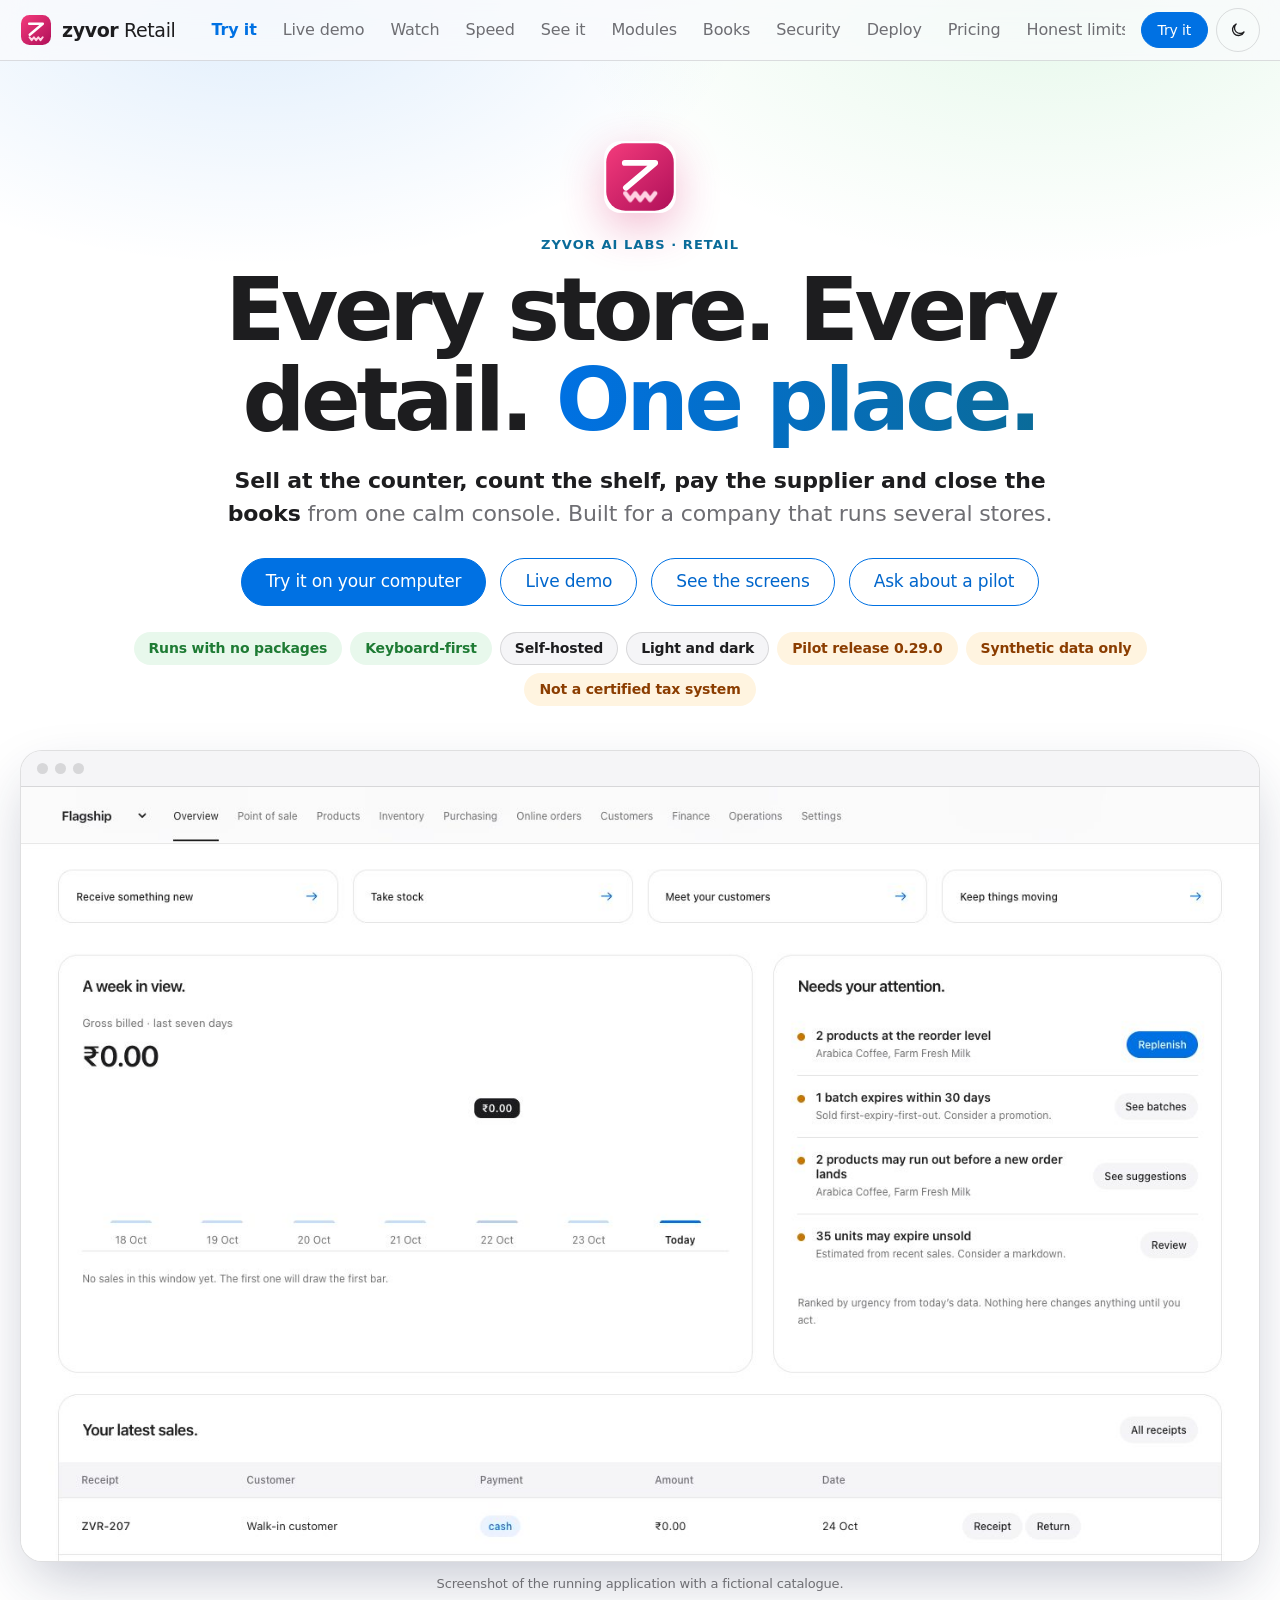
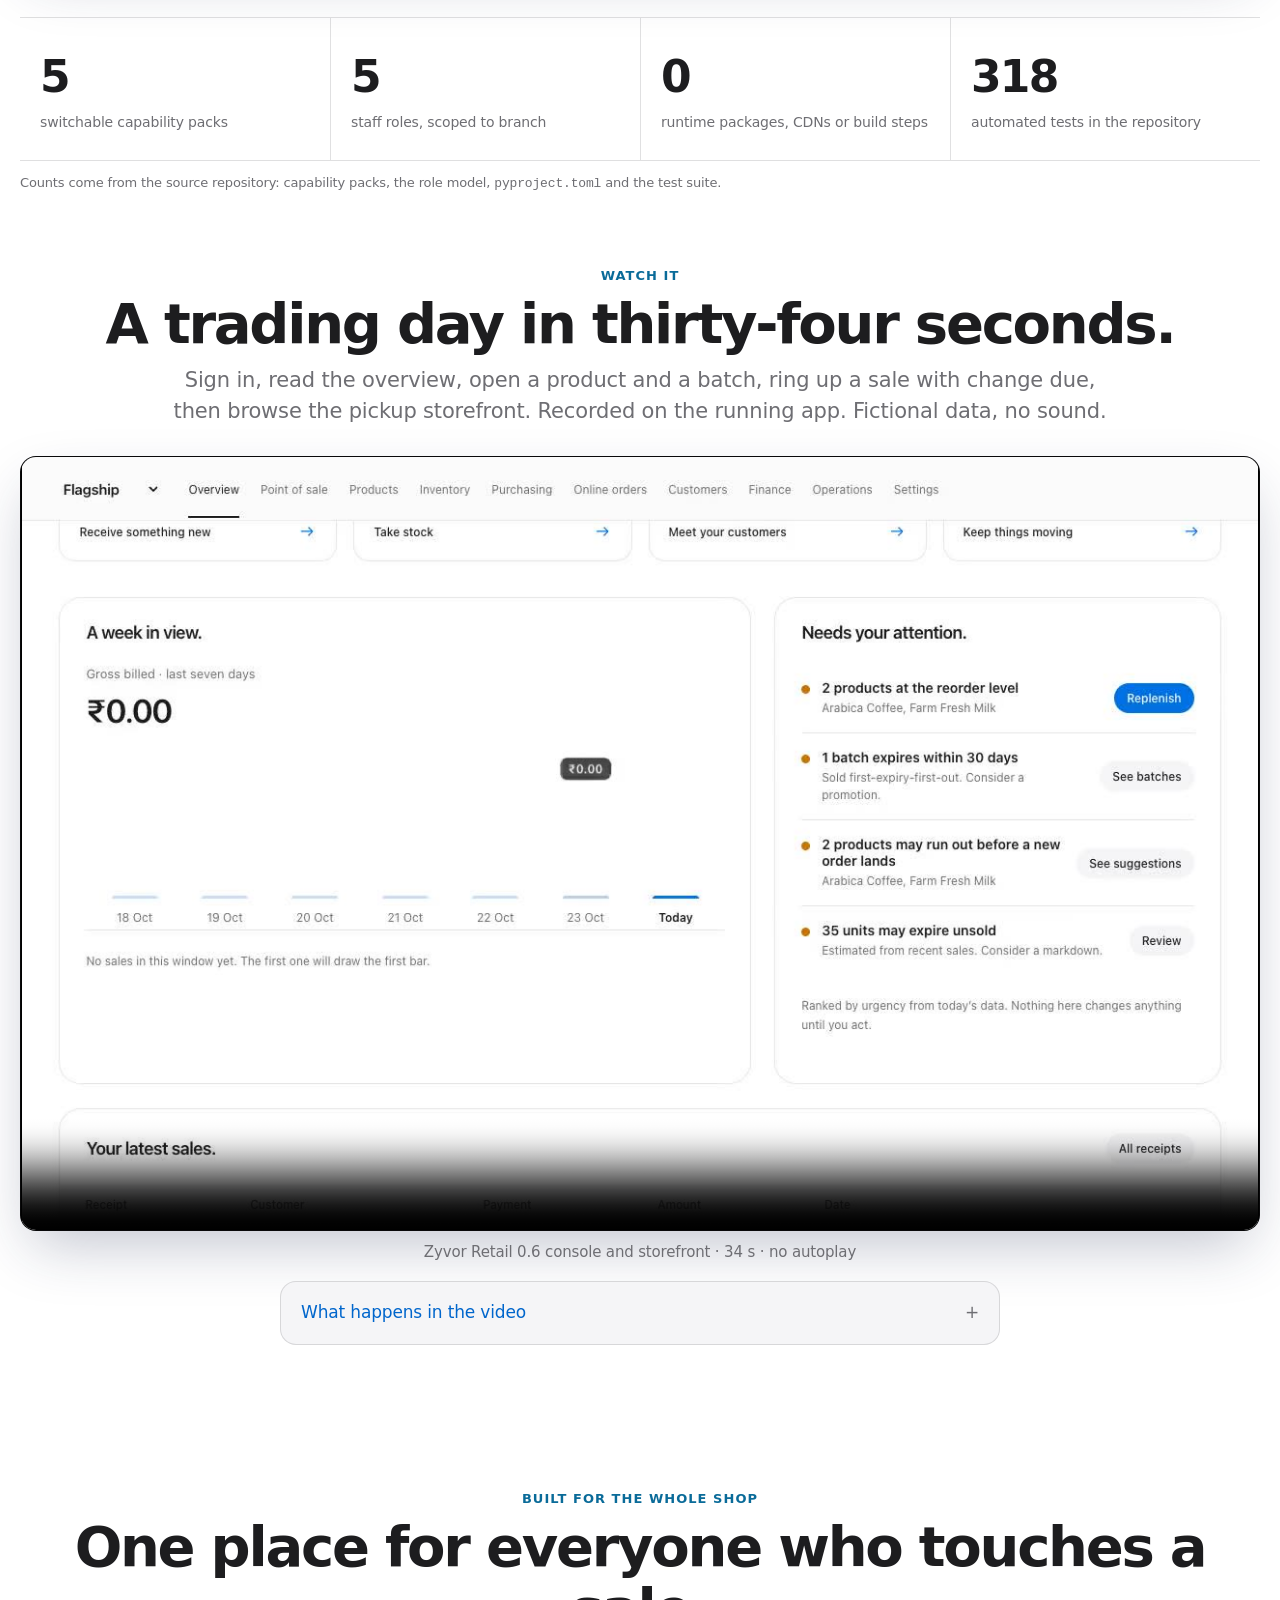
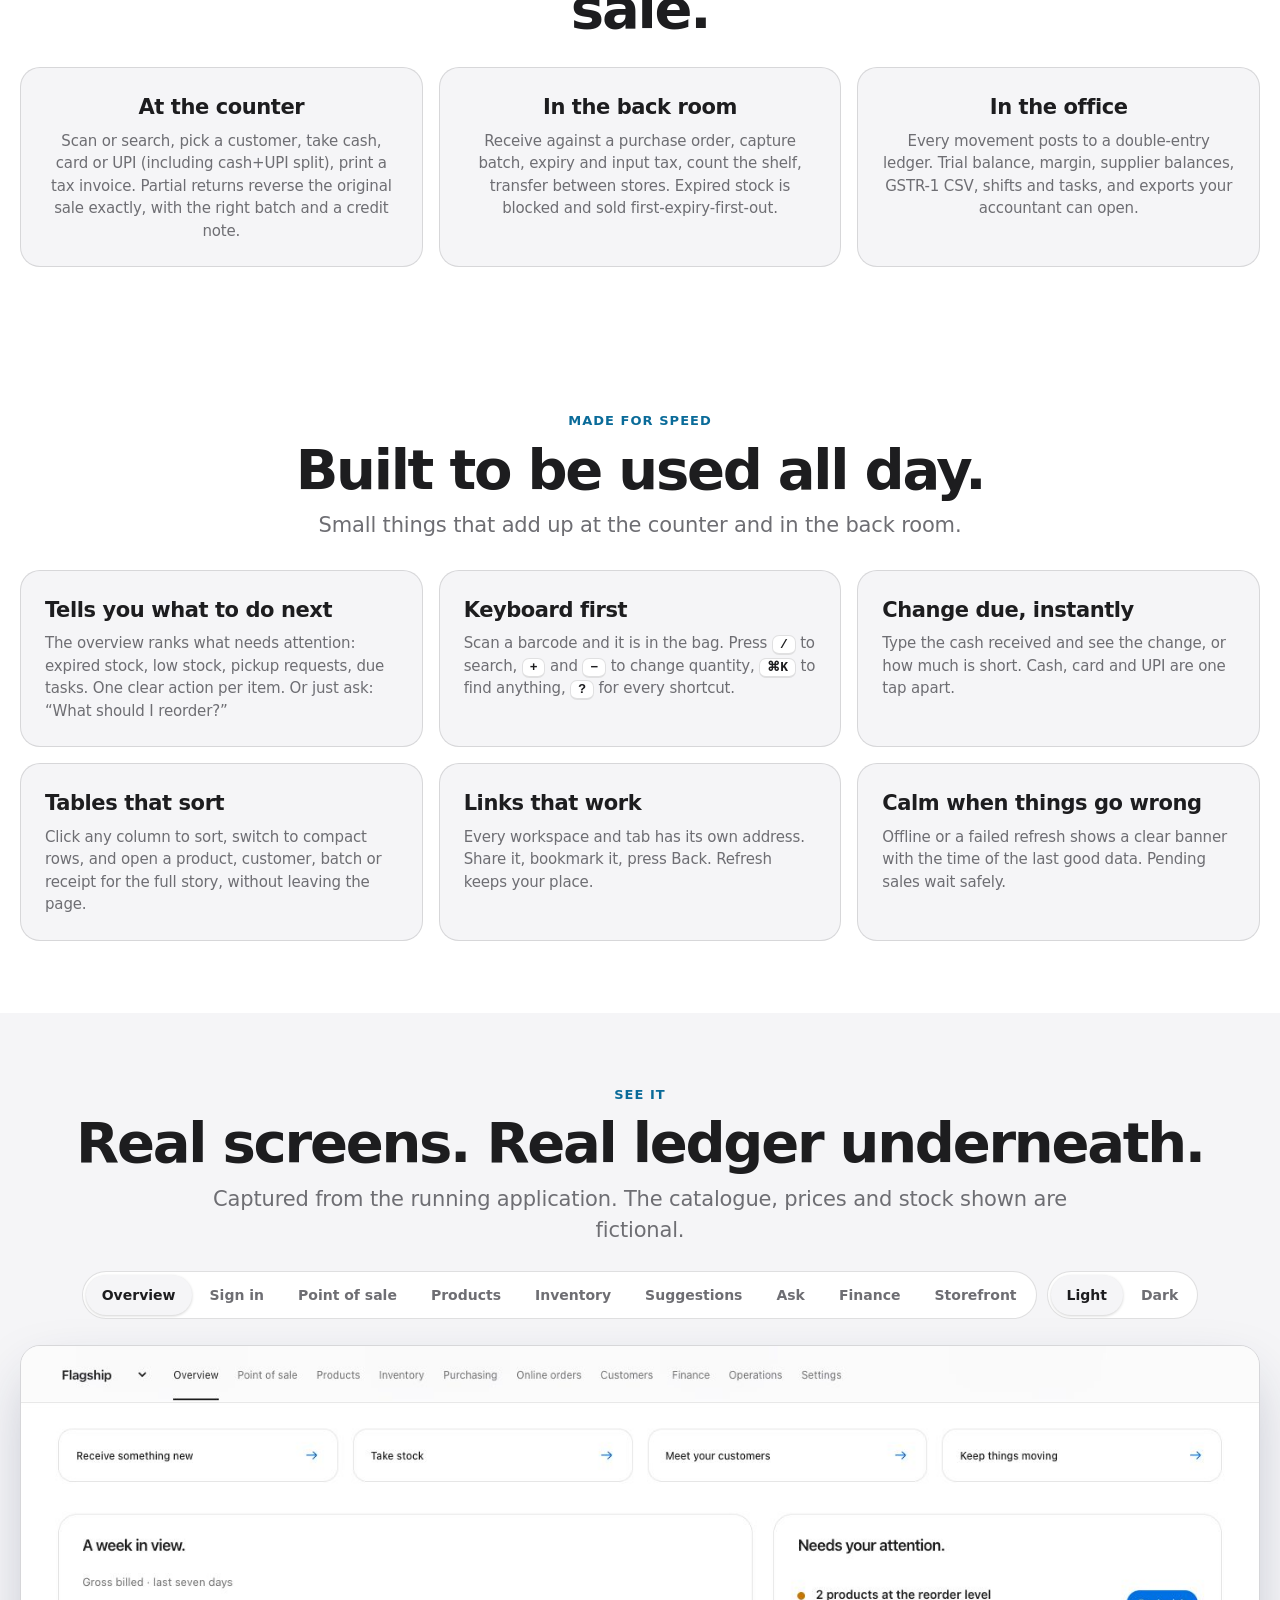
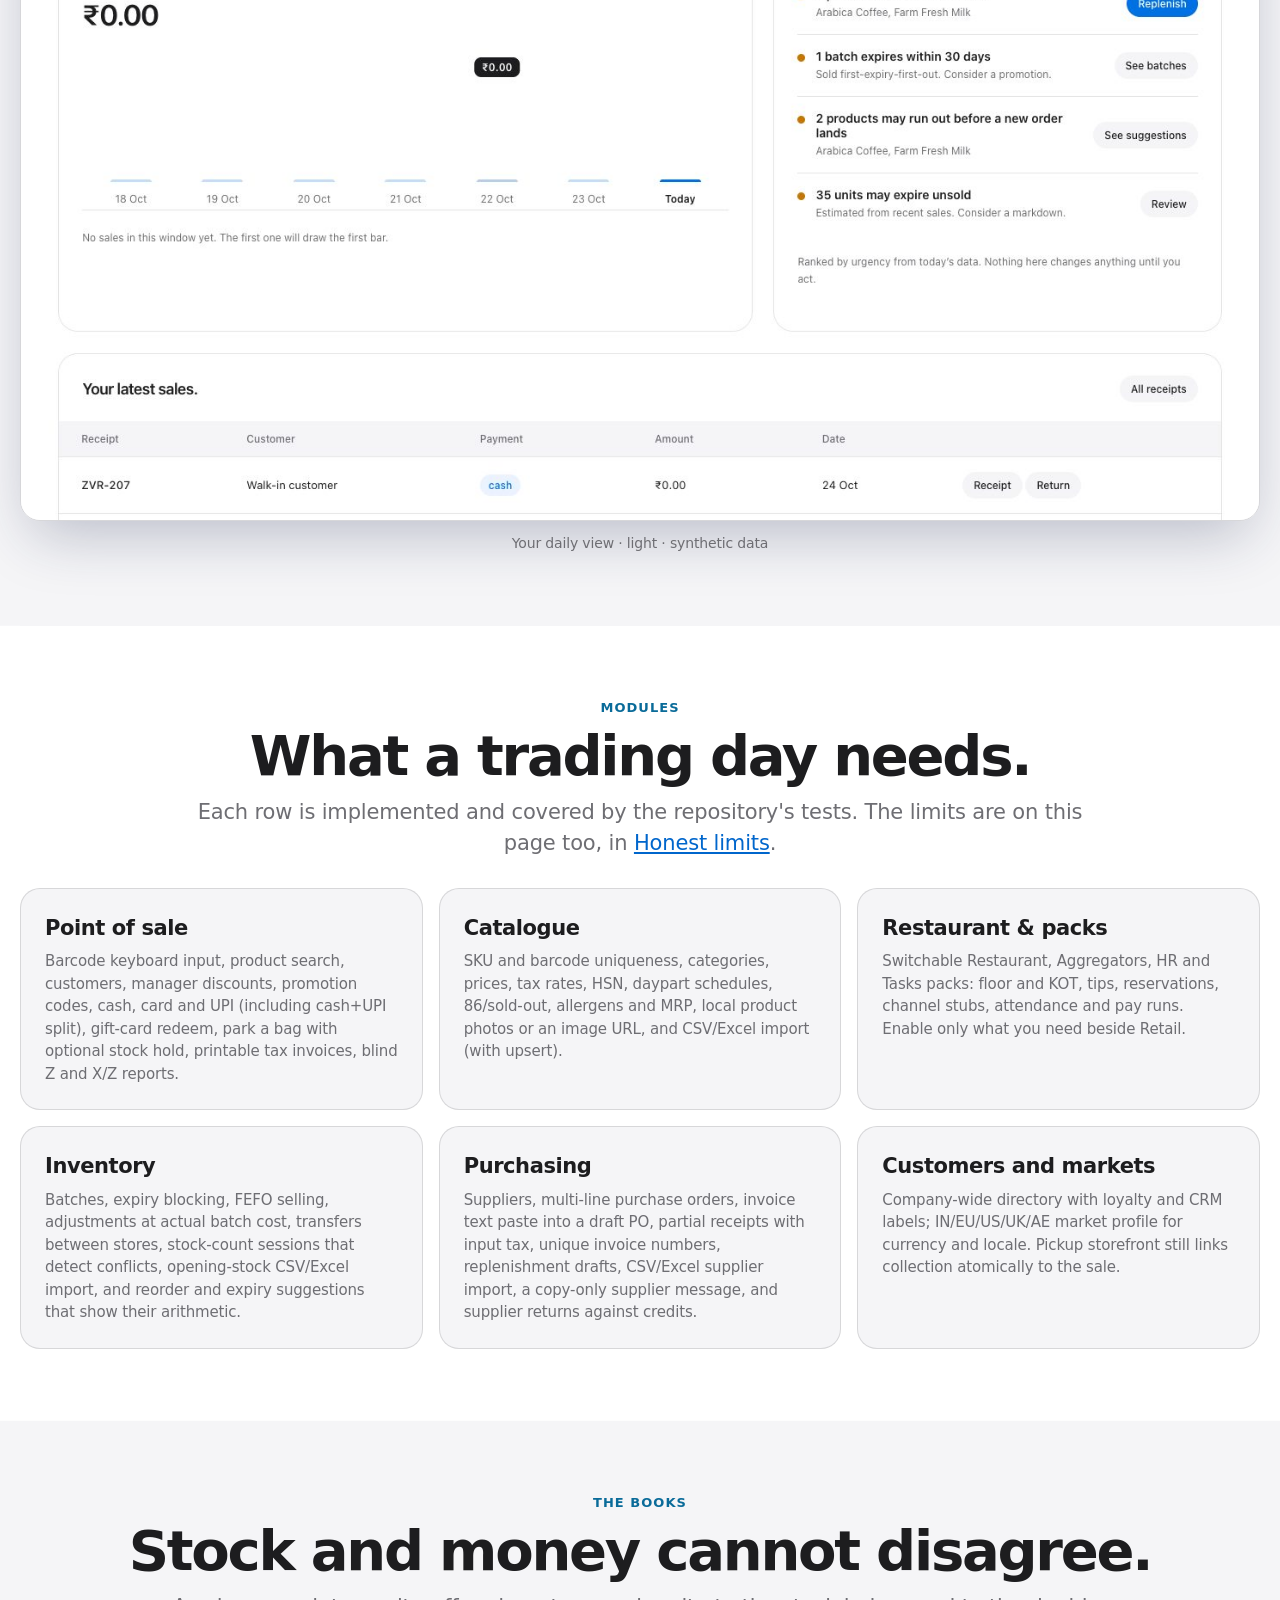
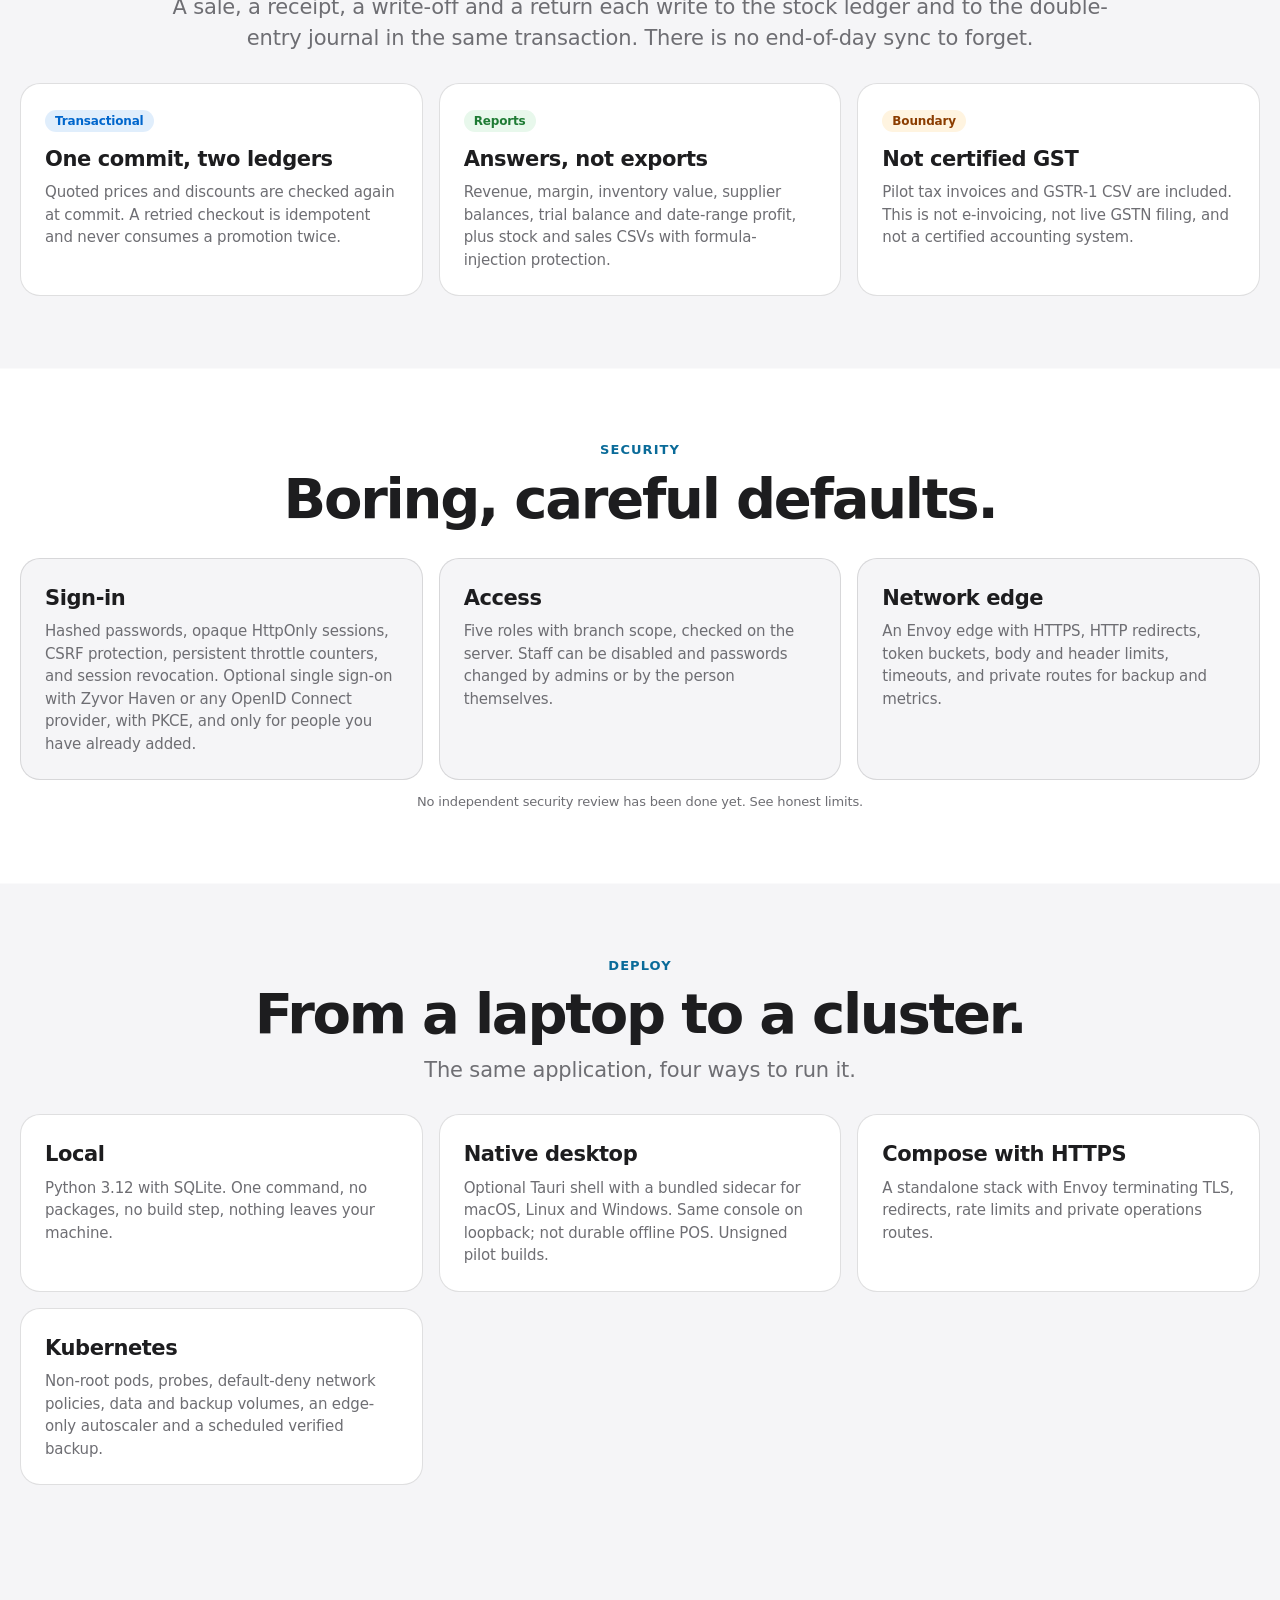
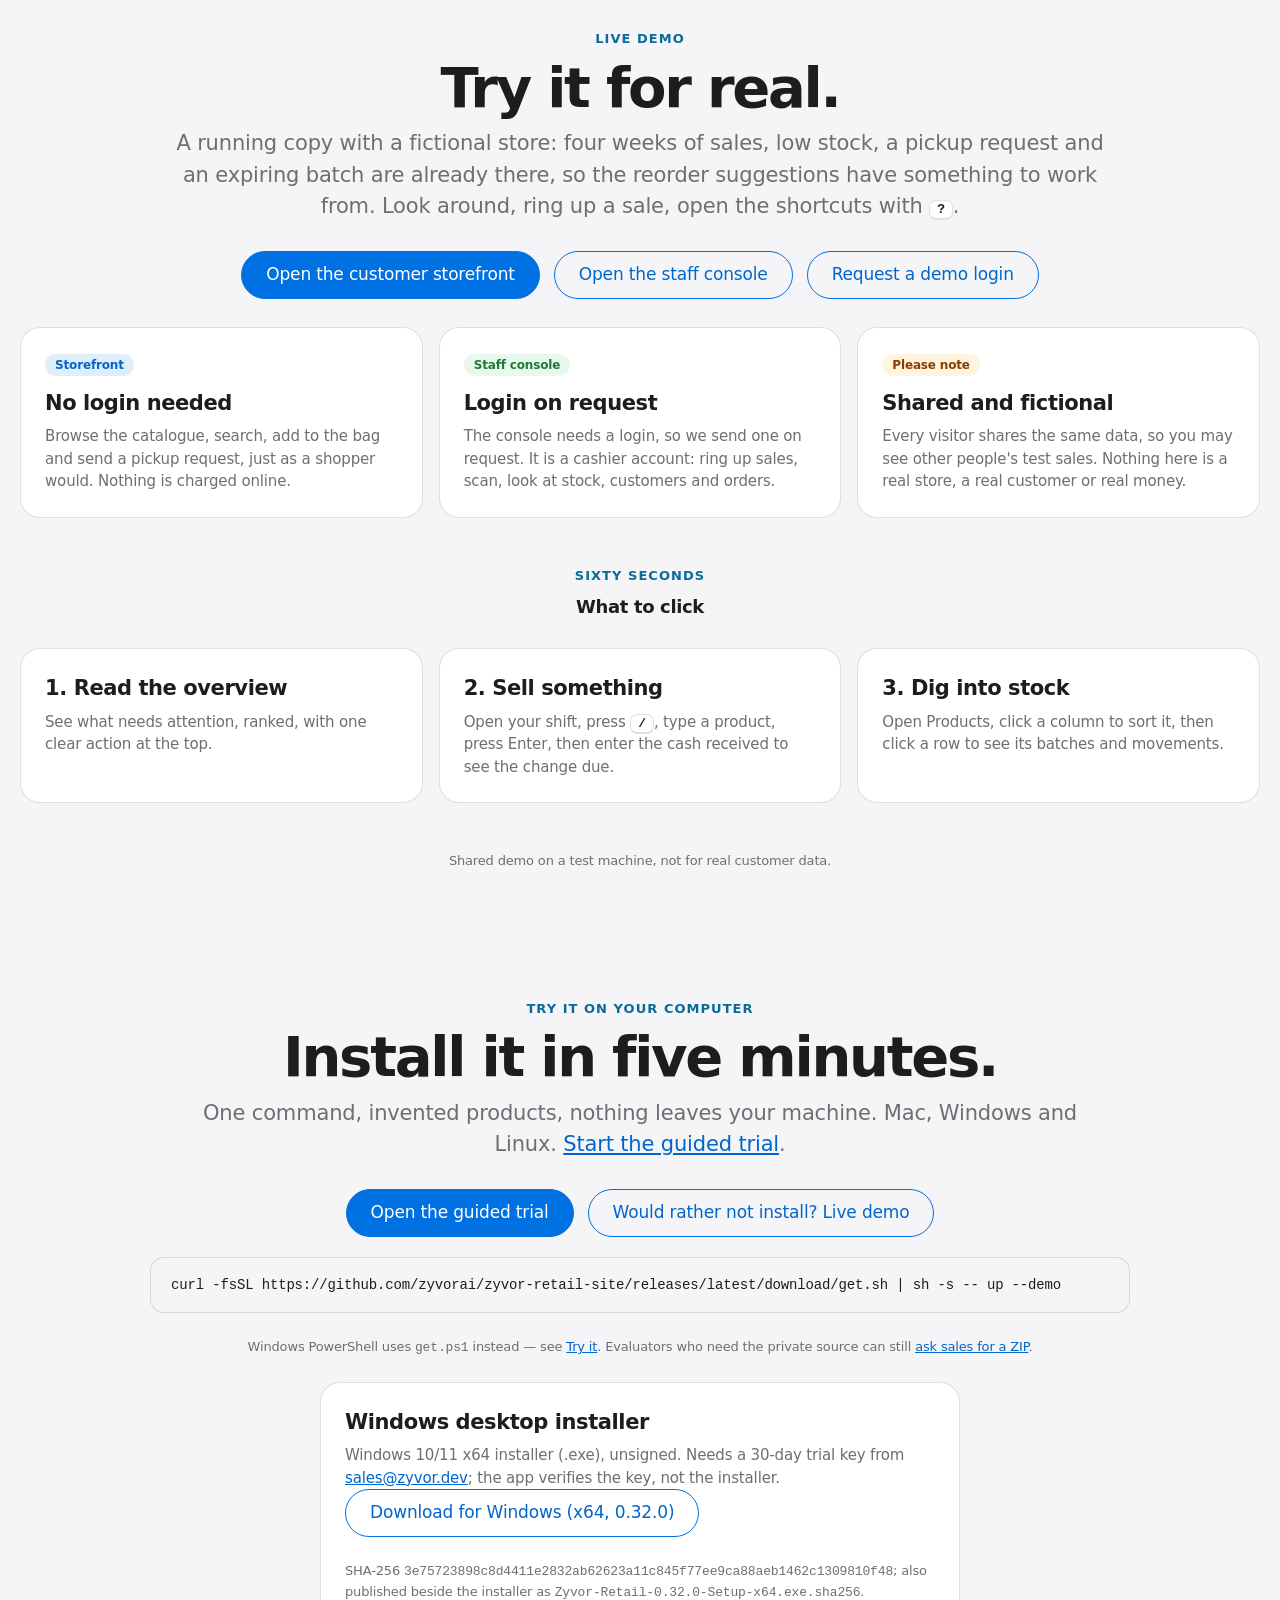
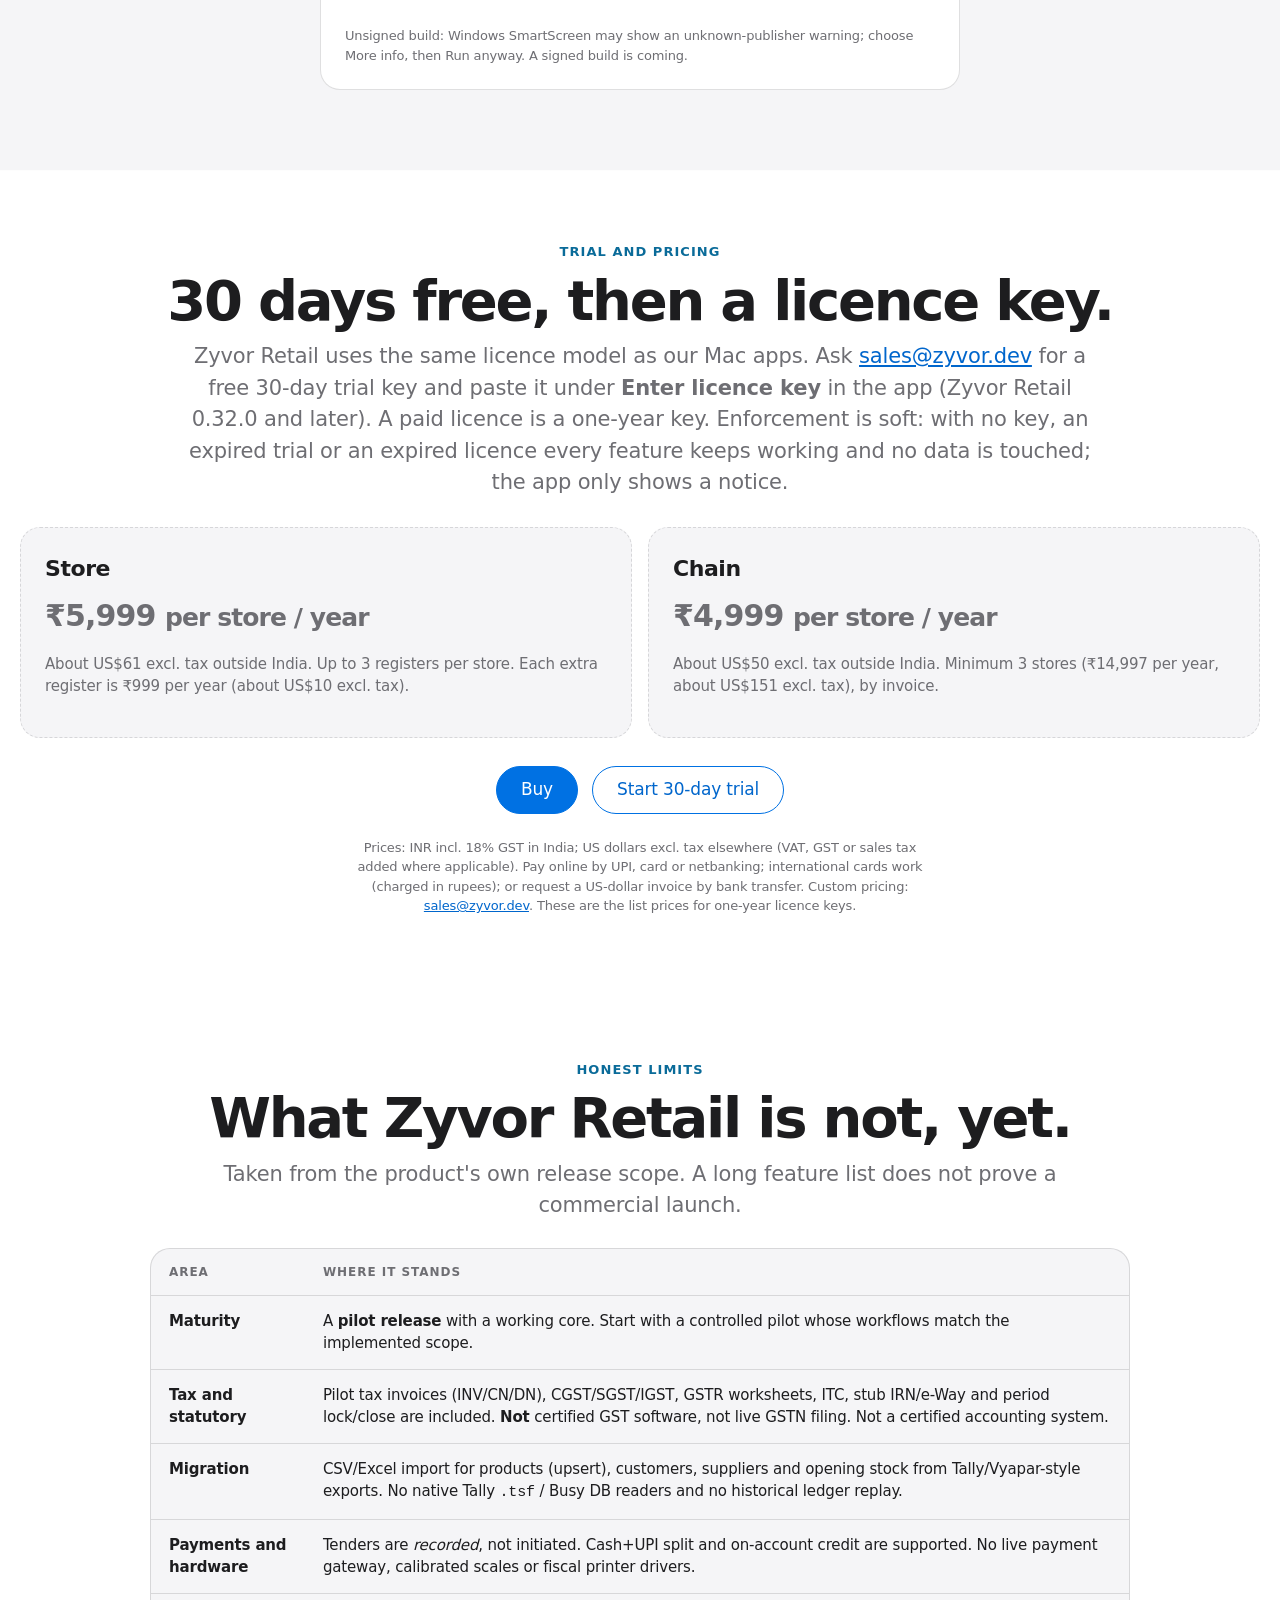
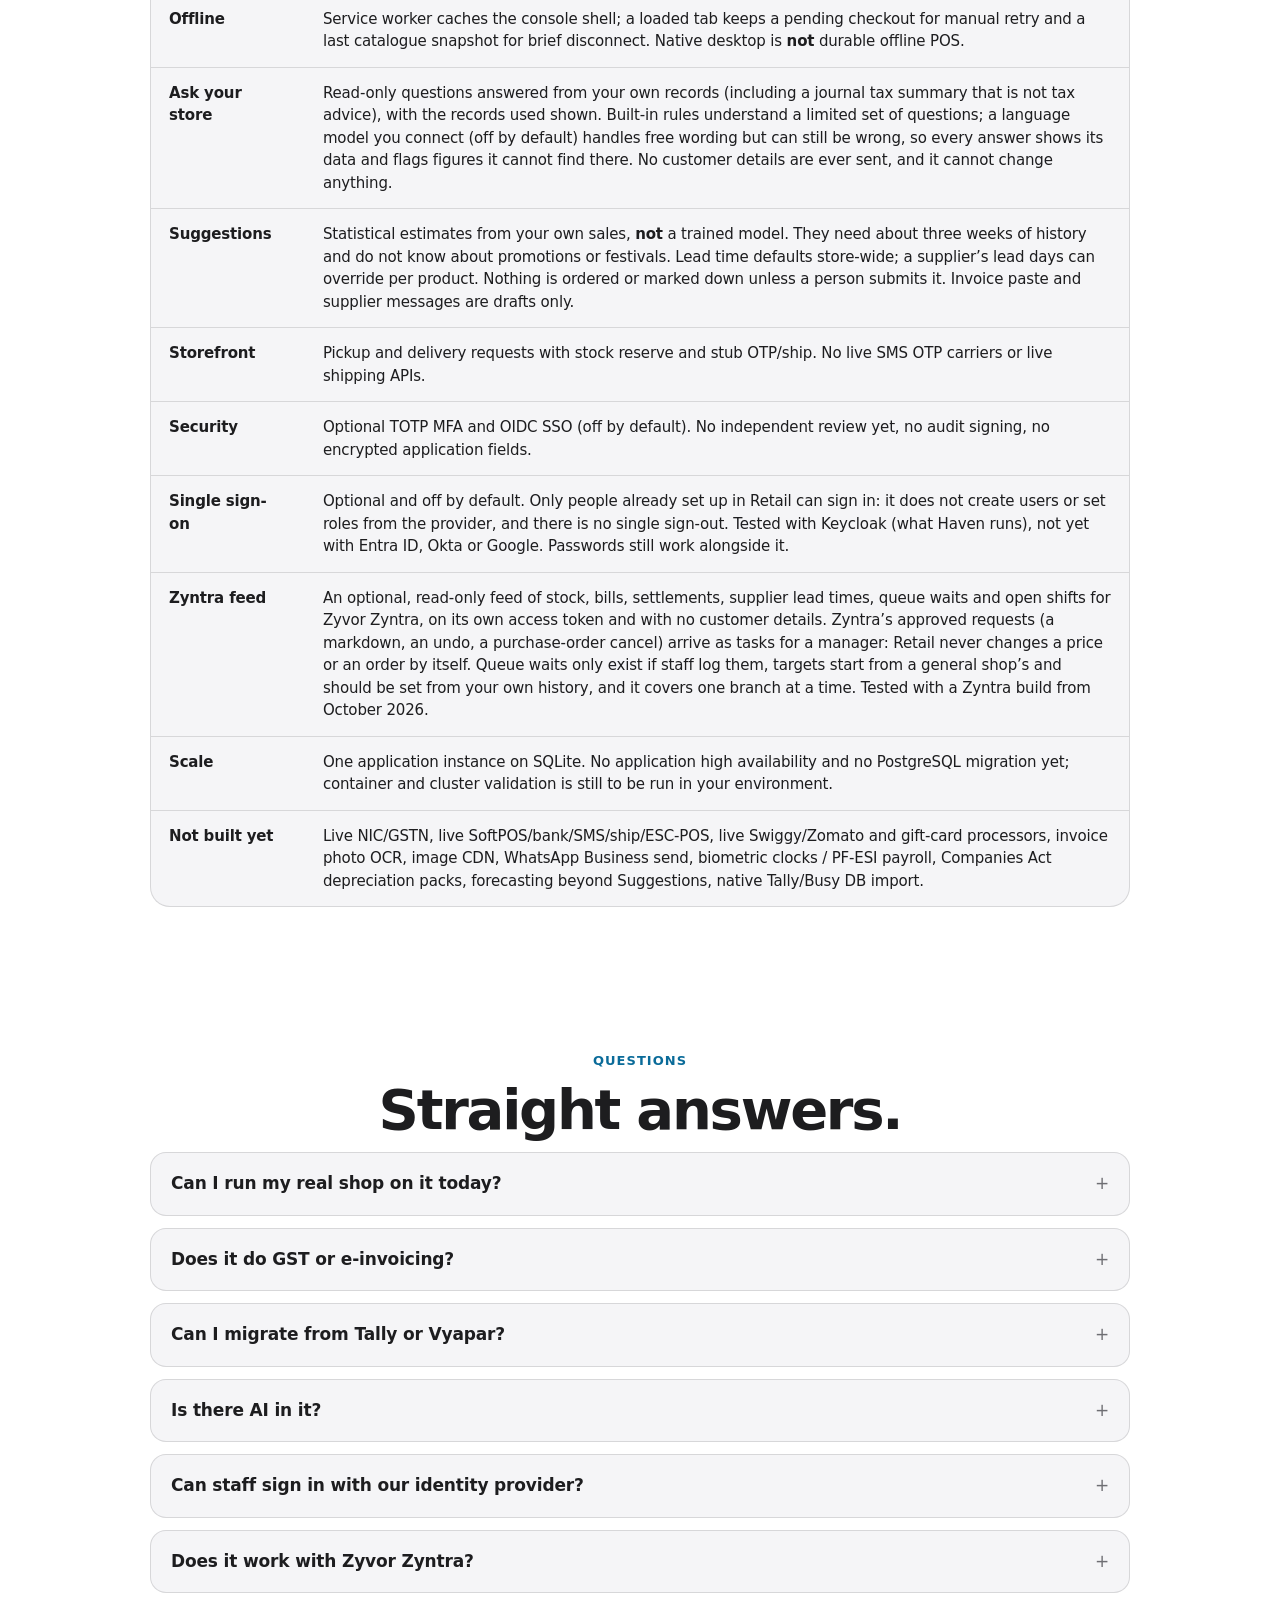
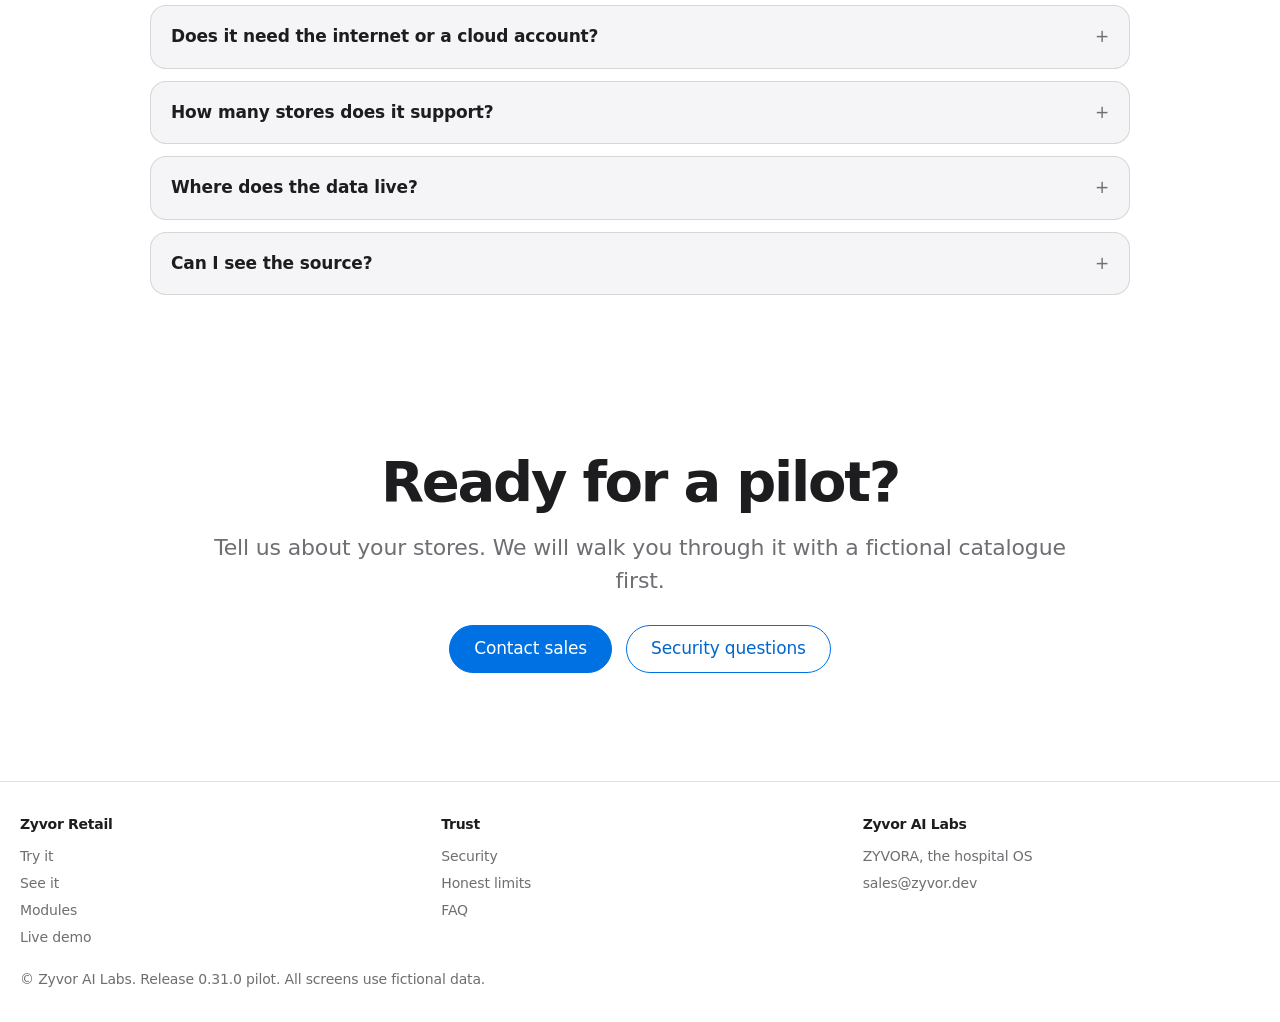
<file: index.html>
<!doctype html>
<html lang="en" data-theme="light">
<head>
<meta charset="utf-8">
<meta name="viewport" content="width=device-width,initial-scale=1">
<title>Zyvor Retail · Every store. Every detail. One place.</title>
<meta name="description" content="Zyvor Retail is Zyvor AI Labs' retail application: point of sale, stock ledger with batches and expiry, purchasing, a pickup storefront and double-entry bookkeeping for a company with many stores. Runs with no packages and no cloud. Pilot release; synthetic data only.">
<meta name="theme-color" content="#ffffff">
<link rel="canonical" href="https://zyvorai.github.io/zyvor-retail-site/">
<link rel="icon" href="assets/retail.svg" type="image/svg+xml">
<link rel="apple-touch-icon" href="assets/apple-touch-icon.png">
<meta property="og:type" content="website">
<meta property="og:site_name" content="Zyvor Retail">
<meta property="og:title" content="Zyvor Retail · Every store. Every detail. One place.">
<meta property="og:description" content="POS, stock, purchasing, pickup storefront and bookkeeping for multi-store retail. No packages, no cloud.">
<meta property="og:url" content="https://zyvorai.github.io/zyvor-retail-site/">
<meta property="og:image" content="https://zyvorai.github.io/zyvor-retail-site/assets/og.png">
<meta property="og:image:width" content="1200"><meta property="og:image:height" content="630">
<meta property="og:image:alt" content="Zyvor Retail: every store, every detail, one place">
<meta name="twitter:card" content="summary_large_image">
<meta name="twitter:title" content="Zyvor Retail · Every store. Every detail. One place.">
<meta name="twitter:description" content="POS, stock, purchasing, pickup storefront and bookkeeping for multi-store retail.">
<meta name="twitter:image" content="https://zyvorai.github.io/zyvor-retail-site/assets/og.png">
<script type="application/ld+json">{"@context":"https://schema.org","@type":"SoftwareApplication","name":"Zyvor Retail","applicationCategory":"BusinessApplication","operatingSystem":"macOS, Windows, Linux, containers, Kubernetes","description":"Retail application for a company with several stores: point of sale, batch and expiry stock ledger, purchasing, customers, loyalty, pickup storefront and double-entry bookkeeping.","publisher":{"@type":"Organization","name":"Zyvor AI Labs"},"url":"https://zyvorai.github.io/zyvor-retail-site/","offers":[{"@type":"Offer","name":"Store licence, per store per year (India, incl. 18% GST)","price":"5999","priceCurrency":"INR","url":"https://zyvor.dev/buy"},{"@type":"Offer","name":"Store licence, per store per year (outside India, excl. tax)","price":"61","priceCurrency":"USD","url":"https://zyvor.dev/buy"}]}</script>
<script src="theme.js"></script>
<link rel="stylesheet" href="site.css">
</head>
<body>
<a class="skip" href="#main">Skip to content</a>

<header class="bar">
  <a class="brand" href="#top" aria-label="Zyvor Retail home">
    <img class="logo" src="assets/retail.svg" alt="" width="32" height="32">
    <span class="wm"><b>zyvor</b> Retail</span>
  </a>
  <nav id="sections" aria-label="Sections">
    <a class="nav-try" href="try/">Try it</a><a href="#demo">Live demo</a><a href="#watch">Watch</a><a href="#speed">Speed</a><a href="#see">See it</a><a href="#modules">Modules</a><a href="#books">Books</a><a href="#security">Security</a><a href="#deploy">Deploy</a><a href="#pricing">Pricing</a><a href="#honest">Honest limits</a><a href="#faq">FAQ</a>
  </nav>
  <div class="bar-actions">
    <a class="btn small primary" href="try/">Try it</a>
    <button id="theme" class="icon" type="button" aria-pressed="false" aria-label="Switch to dark mode">
      <svg class="i-moon" viewBox="0 0 24 24" aria-hidden="true"><path d="M20 14.5A8 8 0 1 1 9.5 4a6.5 6.5 0 0 0 10.5 10.5z"/></svg>
      <svg class="i-sun" viewBox="0 0 24 24" aria-hidden="true"><circle cx="12" cy="12" r="4"/><path d="M12 2v2M12 20v2M4.9 4.9l1.4 1.4M17.7 17.7l1.4 1.4M2 12h2M20 12h2M4.9 19.1l1.4-1.4M17.7 6.3l1.4-1.4"/></svg>
    </button>
  </div>
</header>

<main id="main">
<section class="hero" id="top">
  <svg class="hero-z z-draw" viewBox="0 0 64 64" width="72" height="72" role="img" aria-label="Zyvor Retail"><defs><linearGradient id="rg" x1="6" y1="4" x2="58" y2="60" gradientUnits="userSpaceOnUse"><stop offset="0" stop-color="#f0397a"/><stop offset="1" stop-color="#b3125b"/></linearGradient></defs><rect x="2" y="2" width="60" height="60" rx="17" fill="url(#rg)"/><path class="z-stroke" pathLength="1" d="M18.5 19.5H45.5L19.5 41.5" fill="none" stroke="#fff" stroke-width="5.2" stroke-linecap="round" stroke-linejoin="round"/><path class="z-tear" pathLength="1" d="M19 46.5l4.4 5.8 4.4-5.8 4.4 5.8 4.4-5.8 4.4 5.8 4.4-5.8" fill="none" stroke="#ffd1e3" stroke-width="4" stroke-linecap="round" stroke-linejoin="round"/></svg>
  <p class="kicker">Zyvor AI Labs · Retail</p>
  <h1>Every store. Every detail. <em>One place.</em></h1>
  <p class="lede"><strong>Sell at the counter, count the shelf, pay the supplier and close the books</strong> from one calm console. Built for a company that runs several stores.</p>
  <div class="cta"><a class="btn primary" href="try/">Try it on your computer</a><a class="btn" href="#demo">Live demo</a><a class="btn" href="#see">See the screens</a><a class="btn" href="mailto:sales@zyvor.dev?subject=Zyvor%20Retail%20pilot">Ask about a pilot</a></div>
  <ul class="chips" aria-label="Status">
    <li class="ok">Runs with no packages</li><li class="ok">Keyboard-first</li><li>Self-hosted</li><li>Light and dark</li><li class="warn">Pilot release 0.29.0</li><li class="warn">Synthetic data only</li><li class="warn">Not a certified tax system</li>
  </ul>
  <div class="window" role="group" aria-label="A screenshot of the Zyvor Retail overview (synthetic data)"><div class="dots" aria-hidden="true"><i></i><i></i><i></i></div>
    <img class="only-light" src="shots/light-overview.jpg" alt="Zyvor Retail overview: net revenue, gross profit, inventory value and replenishment, with quick actions (synthetic data)" width="1440" height="900" fetchpriority="high" decoding="async"><img class="only-dark" src="shots/dark-overview.jpg" alt="Zyvor Retail overview in dark mode (synthetic data)" width="1440" height="900" loading="lazy" decoding="async"></div>
  <p class="foot">Screenshot of the running application with a fictional catalogue.</p>
</section>

<section class="band" aria-label="By the numbers">
  <div><b>5</b><span>switchable capability packs</span></div>
  <div><b>5</b><span>staff roles, scoped to branch</span></div>
  <div><b>0</b><span>runtime packages, CDNs or build steps</span></div>
  <div><b>318</b><span>automated tests in the repository</span></div>
</section>
<p class="foot">Counts come from the source repository: capability packs, the role model, <code>pyproject.toml</code> and the test suite.</p>

<section id="watch" class="center">
  <p class="kicker">Watch it</p>
  <h2>A trading day in thirty-four seconds.</h2>
  <p class="sub">Sign in, read the overview, open a product and a batch, ring up a sale with change due, then browse the pickup storefront. Recorded on the running app. Fictional data, no sound.</p>
  <figure class="walk"><video controls preload="none" playsinline width="1280" height="800" poster="media/poster.jpg" aria-describedby="walk-text"><source src="media/walkthrough.webm" type="video/webm"><source src="media/walkthrough.mp4" type="video/mp4">Your browser cannot play this video. The screens are in the gallery below.</video><figcaption>Zyvor Retail 0.6 console and storefront · 34 s · no autoplay</figcaption></figure>
  <details class="walk-text" id="walk-text"><summary>What happens in the video</summary><ol><li>The login page, then the overview with a seven-day chart and the exact figure for one day.</li><li>A product opens in a drawer with its batches and recent movements.</li><li>A batch opens in a drawer with days to expiry, units and stock value.</li><li>Two items go into a sale, cash is entered, and the sale-complete screen shows change due.</li><li>The public storefront opens a product sheet, picks a quantity and adds it to the bag.</li></ol></details>
</section>

<section id="who" class="center">
  <p class="kicker">Built for the whole shop</p>
  <h2>One place for everyone who touches a sale.</h2>
  <div class="grid">
    <div class="card rv"><h3>At the counter</h3><p>Scan or search, pick a customer, take cash, card or UPI (including cash+UPI split), print a tax invoice. Partial returns reverse the original sale exactly, with the right batch and a credit note.</p></div>
    <div class="card rv"><h3>In the back room</h3><p>Receive against a purchase order, capture batch, expiry and input tax, count the shelf, transfer between stores. Expired stock is blocked and sold first-expiry-first-out.</p></div>
    <div class="card rv"><h3>In the office</h3><p>Every movement posts to a double-entry ledger. Trial balance, margin, supplier balances, GSTR-1 CSV, shifts and tasks, and exports your accountant can open.</p></div>
  </div>
</section>

<section id="speed">
  <div class="center"><p class="kicker">Made for speed</p><h2>Built to be used all day.</h2><p class="sub">Small things that add up at the counter and in the back room.</p></div>
  <div class="grid">
    <div class="card rv"><h3>Tells you what to do next</h3><p>The overview ranks what needs attention: expired stock, low stock, pickup requests, due tasks. One clear action per item. Or just ask: &ldquo;What should I reorder?&rdquo;</p></div>
    <div class="card rv"><h3>Keyboard first</h3><p>Scan a barcode and it is in the bag. Press <kbd>/</kbd> to search, <kbd>+</kbd> and <kbd>&minus;</kbd> to change quantity, <kbd>&#8984;K</kbd> to find anything, <kbd>?</kbd> for every shortcut.</p></div>
    <div class="card rv"><h3>Change due, instantly</h3><p>Type the cash received and see the change, or how much is short. Cash, card and UPI are one tap apart.</p></div>
    <div class="card rv"><h3>Tables that sort</h3><p>Click any column to sort, switch to compact rows, and open a product, customer, batch or receipt for the full story, without leaving the page.</p></div>
    <div class="card rv"><h3>Links that work</h3><p>Every workspace and tab has its own address. Share it, bookmark it, press Back. Refresh keeps your place.</p></div>
    <div class="card rv"><h3>Calm when things go wrong</h3><p>Offline or a failed refresh shows a clear banner with the time of the last good data. Pending sales wait safely.</p></div>
  </div>
</section>

<section id="see" class="tint">
  <div class="center"><p class="kicker">See it</p><h2>Real screens. Real ledger underneath.</h2><p class="sub">Captured from the running application. The catalogue, prices and stock shown are fictional.</p></div>
  <div class="controls">
    <div class="seg" role="radiogroup" aria-label="Screen" data-key="view">
      <button type="button" role="radio" aria-checked="true" data-value="overview">Overview</button>
      <button type="button" role="radio" aria-checked="false" data-value="login">Sign in</button>
      <button type="button" role="radio" aria-checked="false" data-value="pos">Point of sale</button>
      <button type="button" role="radio" aria-checked="false" data-value="products">Products</button>
      <button type="button" role="radio" aria-checked="false" data-value="inventory">Inventory</button>
      <button type="button" role="radio" aria-checked="false" data-value="suggestions">Suggestions</button>
      <button type="button" role="radio" aria-checked="false" data-value="ask">Ask</button>
      <button type="button" role="radio" aria-checked="false" data-value="finance">Finance</button>
      <button type="button" role="radio" aria-checked="false" data-value="shop">Storefront</button>
    </div>
    <div class="seg" role="radiogroup" aria-label="Appearance" data-key="mode">
      <button type="button" role="radio" aria-checked="true" data-value="light">Light</button>
      <button type="button" role="radio" aria-checked="false" data-value="dark">Dark</button>
    </div>
  </div>
  <figure class="shot"><img id="shot" src="shots/light-overview.jpg" alt="Zyvor Retail: Your daily view, light appearance, synthetic data" width="1440" height="900" loading="lazy"><figcaption id="shot-cap">Your daily view · light · synthetic data</figcaption></figure>
</section>

<section id="modules">
  <div class="center"><p class="kicker">Modules</p><h2>What a trading day needs.</h2><p class="sub">Each row is implemented and covered by the repository's tests. The limits are on this page too, in <a href="#honest">Honest limits</a>.</p></div>
  <div class="grid">
    <div class="card rv"><h3>Point of sale</h3><p>Barcode keyboard input, product search, customers, manager discounts, promotion codes, cash, card and UPI (including cash+UPI split), gift-card redeem, park a bag with optional stock hold, printable tax invoices, blind Z and X/Z reports.</p></div>
    <div class="card rv"><h3>Catalogue</h3><p>SKU and barcode uniqueness, categories, prices, tax rates, HSN, daypart schedules, 86/sold-out, allergens and MRP, local product photos or an image URL, and CSV/Excel import (with upsert).</p></div>
    <div class="card rv"><h3>Restaurant &amp; packs</h3><p>Switchable Restaurant, Aggregators, HR and Tasks packs: floor and KOT, tips, reservations, channel stubs, attendance and pay runs. Enable only what you need beside Retail.</p></div>
    <div class="card rv"><h3>Inventory</h3><p>Batches, expiry blocking, FEFO selling, adjustments at actual batch cost, transfers between stores, stock-count sessions that detect conflicts, opening-stock CSV/Excel import, and reorder and expiry suggestions that show their arithmetic.</p></div>
    <div class="card rv"><h3>Purchasing</h3><p>Suppliers, multi-line purchase orders, invoice text paste into a draft PO, partial receipts with input tax, unique invoice numbers, replenishment drafts, CSV/Excel supplier import, a copy-only supplier message, and supplier returns against credits.</p></div>
    <div class="card rv"><h3>Customers and markets</h3><p>Company-wide directory with loyalty and CRM labels; IN/EU/US/UK/AE market profile for currency and locale. Pickup storefront still links collection atomically to the sale.</p></div>
  </div>
</section>

<section id="books" class="tint">
  <div class="center"><p class="kicker">The books</p><h2>Stock and money cannot disagree.</h2><p class="sub">A sale, a receipt, a write-off and a return each write to the stock ledger and to the double-entry journal in the same transaction. There is no end-of-day sync to forget.</p></div>
  <div class="grid">
    <div class="card rv"><span class="tag t-b">Transactional</span><h3>One commit, two ledgers</h3><p>Quoted prices and discounts are checked again at commit. A retried checkout is idempotent and never consumes a promotion twice.</p></div>
    <div class="card rv"><span class="tag t-g">Reports</span><h3>Answers, not exports</h3><p>Revenue, margin, inventory value, supplier balances, trial balance and date-range profit, plus stock and sales CSVs with formula-injection protection.</p></div>
    <div class="card rv"><span class="tag t-a">Boundary</span><h3>Not certified GST</h3><p>Pilot tax invoices and GSTR-1 CSV are included. This is not e-invoicing, not live GSTN filing, and not a certified accounting system.</p></div>
  </div>
</section>

<section id="security">
  <div class="center"><p class="kicker">Security</p><h2>Boring, careful defaults.</h2></div>
  <div class="grid">
    <div class="card rv"><h3>Sign-in</h3><p>Hashed passwords, opaque HttpOnly sessions, CSRF protection, persistent throttle counters, and session revocation. Optional single sign-on with Zyvor Haven or any OpenID Connect provider, with PKCE, and only for people you have already added.</p></div>
    <div class="card rv"><h3>Access</h3><p>Five roles with branch scope, checked on the server. Staff can be disabled and passwords changed by admins or by the person themselves.</p></div>
    <div class="card rv"><h3>Network edge</h3><p>An Envoy edge with HTTPS, HTTP redirects, token buckets, body and header limits, timeouts, and private routes for backup and metrics.</p></div>
  </div>
  <p class="foot center">No independent security review has been done yet. See honest limits.</p>
</section>

<section id="deploy" class="tint">
  <div class="center"><p class="kicker">Deploy</p><h2>From a laptop to a cluster.</h2><p class="sub">The same application, four ways to run it.</p></div>
  <div class="grid">
    <div class="card rv"><h3>Local</h3><p>Python 3.12 with SQLite. One command, no packages, no build step, nothing leaves your machine.</p></div>
    <div class="card rv"><h3>Native desktop</h3><p>Optional Tauri shell with a bundled sidecar for macOS, Linux and Windows. Same console on loopback; not durable offline POS. Unsigned pilot builds.</p></div>
    <div class="card rv"><h3>Compose with HTTPS</h3><p>A standalone stack with Envoy terminating TLS, redirects, rate limits and private operations routes.</p></div>
    <div class="card rv"><h3>Kubernetes</h3><p>Non-root pods, probes, default-deny network policies, data and backup volumes, an edge-only autoscaler and a scheduled verified backup.</p></div>
  </div>
</section>

<section id="demo" class="tint">
  <div class="center"><p class="kicker">Live demo</p><h2>Try it for real.</h2><p class="sub">A running copy with a fictional store: four weeks of sales, low stock, a pickup request and an expiring batch are already there, so the reorder suggestions have something to work from. Look around, ring up a sale, open the shortcuts with <kbd>?</kbd>.</p></div>
  <div class="cta"><a class="btn primary" href="https://80-79-5-173.sslip.io/shop">Open the customer storefront</a><a class="btn" href="https://80-79-5-173.sslip.io/">Open the staff console</a><a class="btn" href="mailto:sales@zyvor.dev?subject=Zyvor%20Retail%20demo%20login&amp;body=Hi%2C%20please%20send%20me%20the%20demo%20login%20for%20Zyvor%20Retail.%0A%0AName%3A%0ACompany%3A">Request a demo login</a></div>
  <div class="grid">
    <div class="card rv"><span class="tag t-b">Storefront</span><h3>No login needed</h3><p>Browse the catalogue, search, add to the bag and send a pickup request, just as a shopper would. Nothing is charged online.</p></div>
    <div class="card rv"><span class="tag t-g">Staff console</span><h3>Login on request</h3><p>The console needs a login, so we send one on request. It is a cashier account: ring up sales, scan, look at stock, customers and orders.</p></div>
    <div class="card rv"><span class="tag t-a">Please note</span><h3>Shared and fictional</h3><p>Every visitor shares the same data, so you may see other people's test sales. Nothing here is a real store, a real customer or real money.</p></div>
  </div>
  <div class="center"><p class="kicker">Sixty seconds</p><h3>What to click</h3></div>
  <div class="grid">
    <div class="card rv"><h3>1. Read the overview</h3><p>See what needs attention, ranked, with one clear action at the top.</p></div>
    <div class="card rv"><h3>2. Sell something</h3><p>Open your shift, press <kbd>/</kbd>, type a product, press Enter, then enter the cash received to see the change due.</p></div>
    <div class="card rv"><h3>3. Dig into stock</h3><p>Open Products, click a column to sort it, then click a row to see its batches and movements.</p></div>
  </div>
  <p class="foot center">Shared demo on a test machine, not for real customer data.</p>
</section>

<section class="tint try-band" id="install">
  <div class="center"><p class="kicker">Try it on your computer</p><h2>Install it in five minutes.</h2><p class="sub">One command, invented products, nothing leaves your machine. Mac, Windows and Linux. <a href="try/">Start the guided trial</a>.</p></div>
  <div class="cta"><a class="btn primary" href="try/">Open the guided trial</a><a class="btn" href="#demo">Would rather not install? Live demo</a></div>
  <pre class="cmd" tabindex="0"><code>curl -fsSL https://github.com/zyvorai/zyvor-retail-site/releases/latest/download/get.sh | sh -s -- up --demo</code></pre>
  <p class="small center">Windows PowerShell uses <code>get.ps1</code> instead — see <a href="try/">Try it</a>. Evaluators who need the private source can still <a href="mailto:sales@zyvor.dev?subject=Zyvor%20Retail%20pilot">ask sales for a ZIP</a>.</p>
  <div class="center"><div class="card rv" style="max-width:640px;margin:1.5rem auto;text-align:left"><h3>Windows desktop installer</h3><p>Windows 10/11 x64 installer (.exe), unsigned. Needs a 30-day trial key from <a href="mailto:sales@zyvor.dev?subject=Zyvor%20Retail%20Windows%2030-day%20trial%20key">sales@zyvor.dev</a>; the app verifies the key, not the installer.</p><p><a class="btn" href="https://github.com/zyvorai/zyvor-retail-site/releases/download/v0.32.0-windows/Zyvor-Retail-0.32.0-Setup-x64.exe">Download for Windows (x64, 0.32.0)</a></p><p class="small">SHA-256 <code>3e75723898c8d4411e2832ab62623a11c845f77ee9ca88aeb1462c1309810f48</code>; also published beside the installer as <code>Zyvor-Retail-0.32.0-Setup-x64.exe.sha256</code>.</p><p class="small">Unsigned build: Windows SmartScreen may show an unknown-publisher warning; choose More info, then Run anyway. A signed build is coming.</p></div></div>
</section>

<section id="pricing">
  <div class="center"><p class="kicker">Trial and pricing</p><h2>30 days free, then a licence key.</h2><p class="sub">Zyvor Retail uses the same licence model as our Mac apps. Ask <a href="mailto:sales@zyvor.dev?subject=Zyvor%20Retail%20trial%20key">sales@zyvor.dev</a> for a free 30-day trial key and paste it under <b>Enter licence key</b> in the app (Zyvor Retail 0.32.0 and later). A paid licence is a one-year key. Enforcement is soft: with no key, an expired trial or an expired licence every feature keeps working and no data is touched; the app only shows a notice.</p></div>
  <div class="tiers two">
    <div class="tier"><h3>Store</h3><p class="price">&#8377;5,999 <small>per store / year</small></p><p>About US$61 excl. tax outside India. Up to 3 registers per store. Each extra register is &#8377;999 per year (about US$10 excl. tax).</p></div>
    <div class="tier"><h3>Chain</h3><p class="price">&#8377;4,999 <small>per store / year</small></p><p>About US$50 excl. tax outside India. Minimum 3 stores (&#8377;14,997 per year, about US$151 excl. tax), by invoice.</p></div>
  </div>
  <div class="cta"><a class="btn primary" href="https://zyvor.dev/buy">Buy</a><a class="btn" href="mailto:sales@zyvor.dev?subject=Zyvor%20Retail%20trial%20key">Start 30-day trial</a></div>
  <p class="small center">Prices: INR incl. 18% GST in India; US dollars excl. tax elsewhere (VAT, GST or sales tax added where applicable). Pay online by UPI, card or netbanking; international cards work (charged in rupees); or request a US-dollar invoice by bank transfer. Custom pricing: <a href="mailto:sales@zyvor.dev?subject=Zyvor%20Retail%20licence">sales@zyvor.dev</a>. These are the list prices for one-year licence keys.</p>
</section>

<section id="honest">
  <div class="center"><p class="kicker">Honest limits</p><h2>What Zyvor Retail is not, yet.</h2><p class="sub">Taken from the product's own release scope. A long feature list does not prove a commercial launch.</p></div>
  <table>
    <thead><tr><th>Area</th><th>Where it stands</th></tr></thead>
    <tbody>
      <tr><td>Maturity</td><td>A <b>pilot release</b> with a working core. Start with a controlled pilot whose workflows match the implemented scope.</td></tr>
      <tr><td>Tax and statutory</td><td>Pilot tax invoices (INV/CN/DN), CGST/SGST/IGST, GSTR worksheets, ITC, stub IRN/e-Way and period lock/close are included. <b>Not</b> certified GST software, not live GSTN filing. Not a certified accounting system.</td></tr>
      <tr><td>Migration</td><td>CSV/Excel import for products (upsert), customers, suppliers and opening stock from Tally/Vyapar-style exports. No native Tally <code>.tsf</code> / Busy DB readers and no historical ledger replay.</td></tr>
      <tr><td>Payments and hardware</td><td>Tenders are <i>recorded</i>, not initiated. Cash+UPI split and on-account credit are supported. No live payment gateway, calibrated scales or fiscal printer drivers.</td></tr>
      <tr><td>Offline</td><td>Service worker caches the console shell; a loaded tab keeps a pending checkout for manual retry and a last catalogue snapshot for brief disconnect. Native desktop is <b>not</b> durable offline POS.</td></tr>
      <tr><td>Ask your store</td><td>Read-only questions answered from your own records (including a journal tax summary that is not tax advice), with the records used shown. Built-in rules understand a limited set of questions; a language model you connect (off by default) handles free wording but can still be wrong, so every answer shows its data and flags figures it cannot find there. No customer details are ever sent, and it cannot change anything.</td></tr>
      <tr><td>Suggestions</td><td>Statistical estimates from your own sales, <b>not</b> a trained model. They need about three weeks of history and do not know about promotions or festivals. Lead time defaults store-wide; a supplier&rsquo;s lead days can override per product. Nothing is ordered or marked down unless a person submits it. Invoice paste and supplier messages are drafts only.</td></tr>
      <tr><td>Storefront</td><td>Pickup and delivery requests with stock reserve and stub OTP/ship. No live SMS OTP carriers or live shipping APIs.</td></tr>
      <tr><td>Security</td><td>Optional TOTP MFA and OIDC SSO (off by default). No independent review yet, no audit signing, no encrypted application fields.</td></tr>
      <tr><td>Single sign-on</td><td>Optional and off by default. Only people already set up in Retail can sign in: it does not create users or set roles from the provider, and there is no single sign-out. Tested with Keycloak (what Haven runs), not yet with Entra ID, Okta or Google. Passwords still work alongside it.</td></tr>
      <tr><td>Zyntra feed</td><td>An optional, read-only feed of stock, bills, settlements, supplier lead times, queue waits and open shifts for Zyvor Zyntra, on its own access token and with no customer details. Zyntra&rsquo;s approved requests (a markdown, an undo, a purchase-order cancel) arrive as tasks for a manager: Retail never changes a price or an order by itself. Queue waits only exist if staff log them, targets start from a general shop&rsquo;s and should be set from your own history, and it covers one branch at a time. Tested with a Zyntra build from October 2026.</td></tr>
      <tr><td>Scale</td><td>One application instance on SQLite. No application high availability and no PostgreSQL migration yet; container and cluster validation is still to be run in your environment.</td></tr>
      <tr><td>Not built yet</td><td>Live NIC/GSTN, live SoftPOS/bank/SMS/ship/ESC-POS, live Swiggy/Zomato and gift-card processors, invoice photo OCR, image CDN, WhatsApp Business send, biometric clocks / PF-ESI payroll, Companies Act depreciation packs, forecasting beyond Suggestions, native Tally/Busy DB import.</td></tr>
    </tbody>
  </table>
</section>

<section id="faq">
  <div class="center"><p class="kicker">Questions</p><h2>Straight answers.</h2></div>
  <details><summary>Can I run my real shop on it today?</summary><p>Treat it as a pilot. The core trading, stock, tax-invoice and ledger flows work and are tested, but certified GST filing, payment gateways and hardware drivers are not there. Pilot it alongside your existing process first.</p></details>
  <details><summary>Does it do GST or e-invoicing?</summary><p>Pilot tax invoices (INV/CN/DN), CGST/SGST/IGST, GSTR worksheets and stub IRN/e-Way are included. This is not certified GST software and not live GSTN filing. Not a certified accounting system.</p></details>
  <details><summary>Can I migrate from Tally or Vyapar?</summary><p>Yes for masters: export CSV or Excel from the old app, then import products, customers, suppliers and opening stock in Settings or via the CLI. Zyvor does not read native Tally or Busy database files.</p></details>
  <details><summary>Is there AI in it?</summary><p>Two features. Suggestions is a statistical forecast, not a trained model: it turns your sales history into reorder and expiry advice that shows its arithmetic. Ask your store answers plain-language questions from your own records. By default it uses built-in rules and makes no network call. If you point it at a language model you run or choose (any OpenAI-compatible endpoint, such as Zyvor Nuvora or a local Ollama), the model only picks from a fixed set of read-only report functions and writes up the result. It is off until you set it up, it never sees customer names or phone numbers, and it cannot change anything.</p></details>
  <details><summary>Can staff sign in with our identity provider?</summary><p>Yes, if you turn it on. Retail supports OpenID Connect, built for Zyvor Haven (Keycloak) and standards-based, so a &ldquo;Sign in with&hellip;&rdquo; button appears on the sign-in page. Your provider proves who someone is; Retail still decides their role and store, and only people already added in Retail can sign in. Passwords keep working, and the hosted demo does not use it.</p></details>
  <details><summary>Does it work with Zyvor Zyntra?</summary><p>Yes, if you turn it on. Retail can give Zyntra a read-only feed of your stock, sales, settlements, supplier lead times, queue waits and open shifts, with a ready-made Zyntra pack that shows which numbers miss target and ranks what to do about it. It can also suggest targets from your own sales history. When Zyntra proposes something and a person approves it there, the request lands in Retail as a task for a manager; nothing changes in Retail until a person acts on it.</p></details>
  <details><summary>Does it need the internet or a cloud account?</summary><p>No. It runs on your own machine or server with Python and SQLite, and the interface uses system fonts and original vector art. No CDN, analytics or external service is called.</p></details>
  <details><summary>How many stores does it support?</summary><p>Several under one company: per-branch records, a shared customer directory and catalogue, admin branch switching, and immediate transfers. Consolidation across legal entities or currencies is not built.</p></details>
  <details><summary>Where does the data live?</summary><p>In a SQLite database on infrastructure you run, with a verified backup job in the Kubernetes deployment. Existing databases upgrade through numbered transactional migrations.</p></details>
  <details><summary>Can I see the source?</summary><p>The source repository is private. Ask us what we can share with evaluators.</p></details>
</section>

<section class="final">
  <h2>Ready for a pilot?</h2>
  <p class="lede">Tell us about your stores. We will walk you through it with a fictional catalogue first.</p>
  <div class="cta"><a class="btn primary" href="mailto:sales@zyvor.dev?subject=Zyvor%20Retail%20pilot">Contact sales</a><a class="btn" href="mailto:security@zyvor.dev?subject=Zyvor%20Retail%20security%20questions">Security questions</a></div>
</section>
</main>

<footer>
  <div class="cols">
    <div><h3>Zyvor Retail</h3><a href="try/">Try it</a><a href="#see">See it</a><a href="#modules">Modules</a><a href="#demo">Live demo</a></div>
    <div><h3>Trust</h3><a href="#security">Security</a><a href="#honest">Honest limits</a><a href="#faq">FAQ</a></div>
    <div><h3>Zyvor AI Labs</h3><a href="https://zyvorai.github.io/zyvor-zyvora-site/">ZYVORA, the hospital OS</a><a href="mailto:sales@zyvor.dev">sales@zyvor.dev</a></div>
  </div>
  <p>&copy; Zyvor AI Labs. Release 0.31.0 pilot. All screens use fictional data.</p>
</footer>
<script src="site.js"></script>
</body>
</html>
</file>
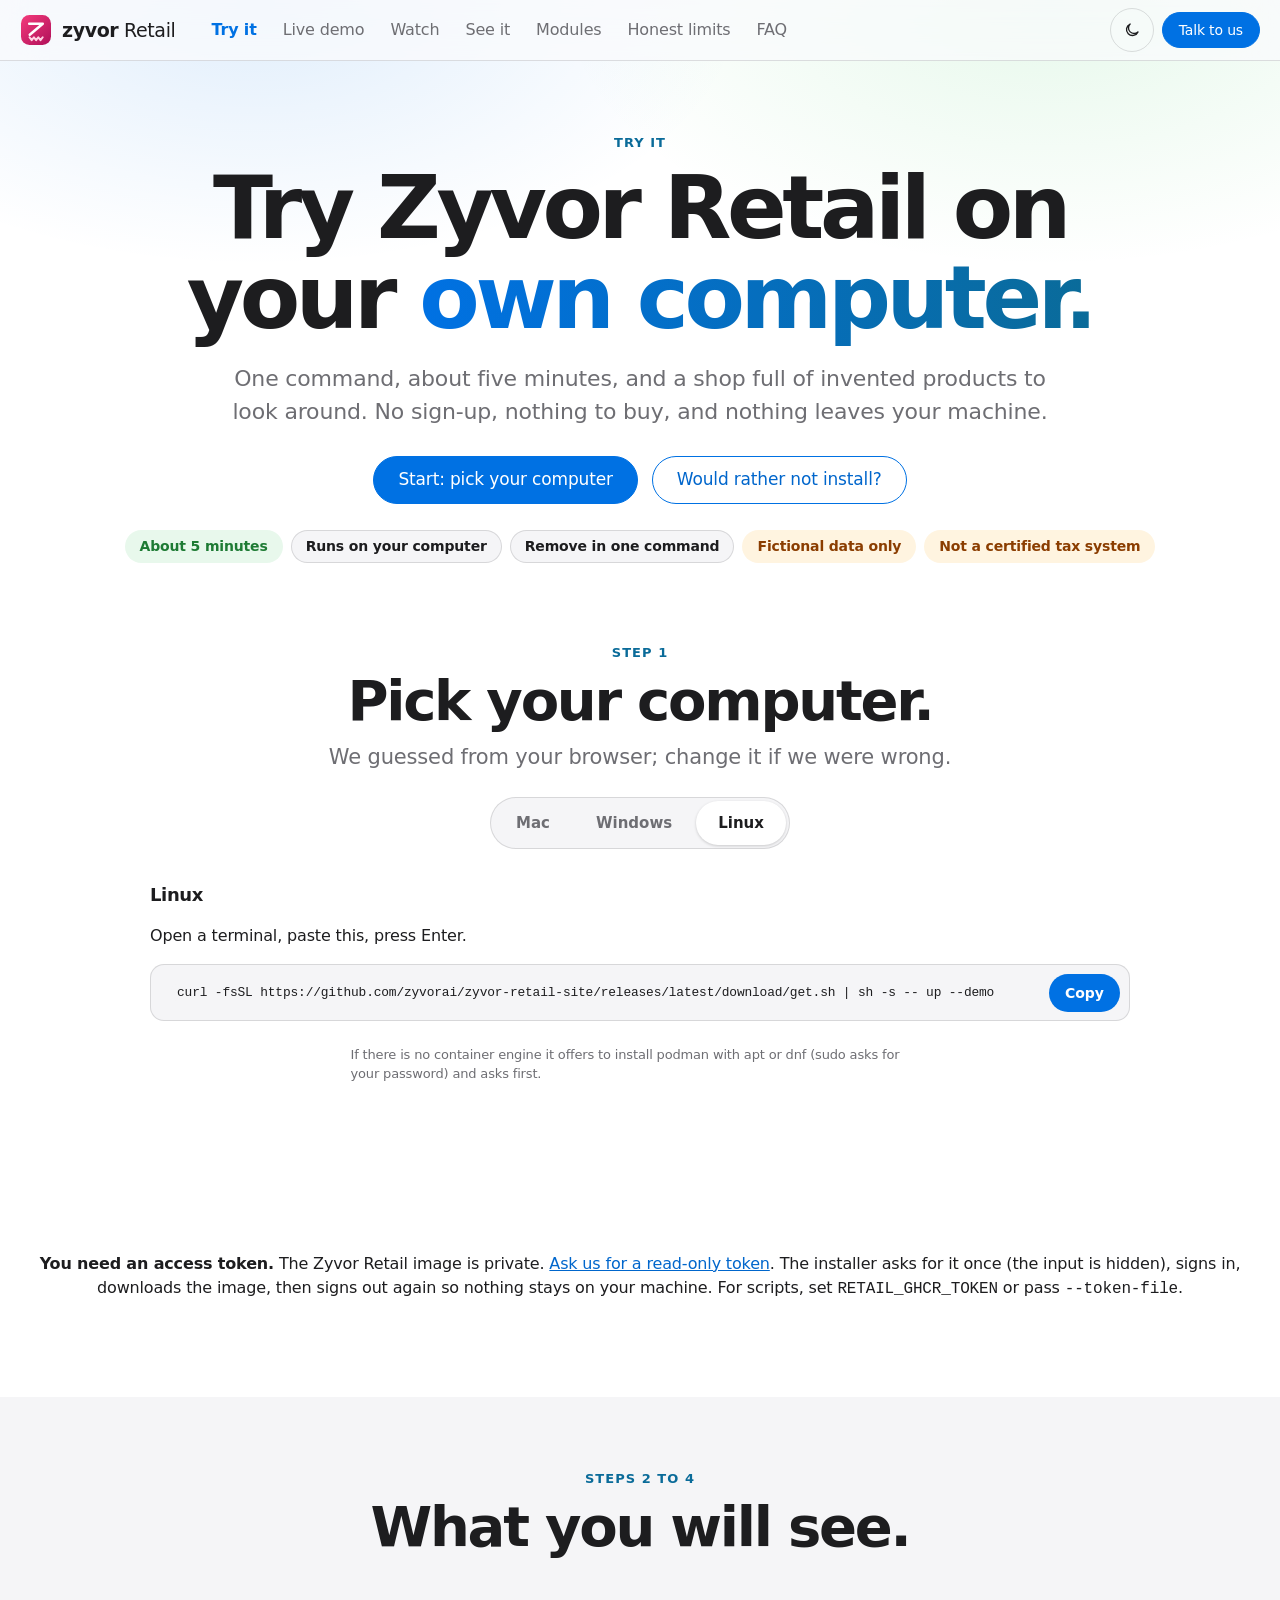
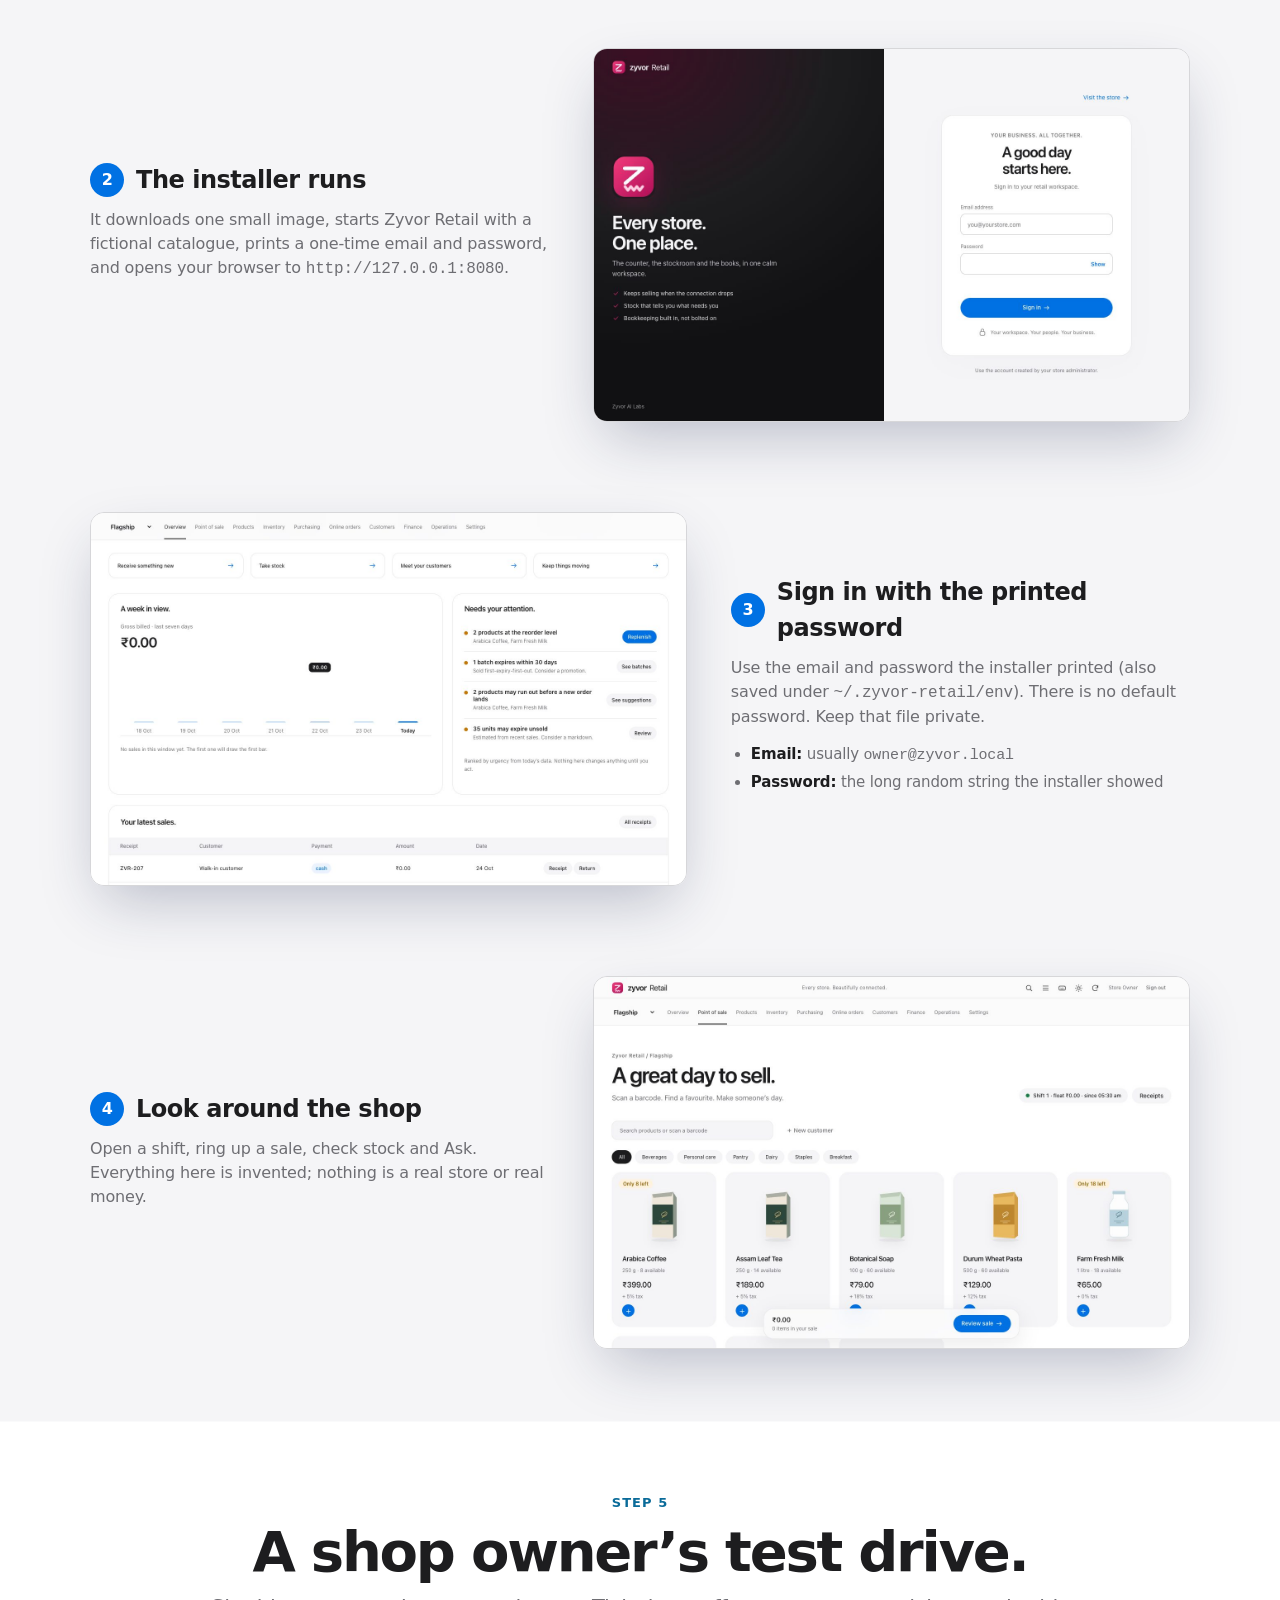
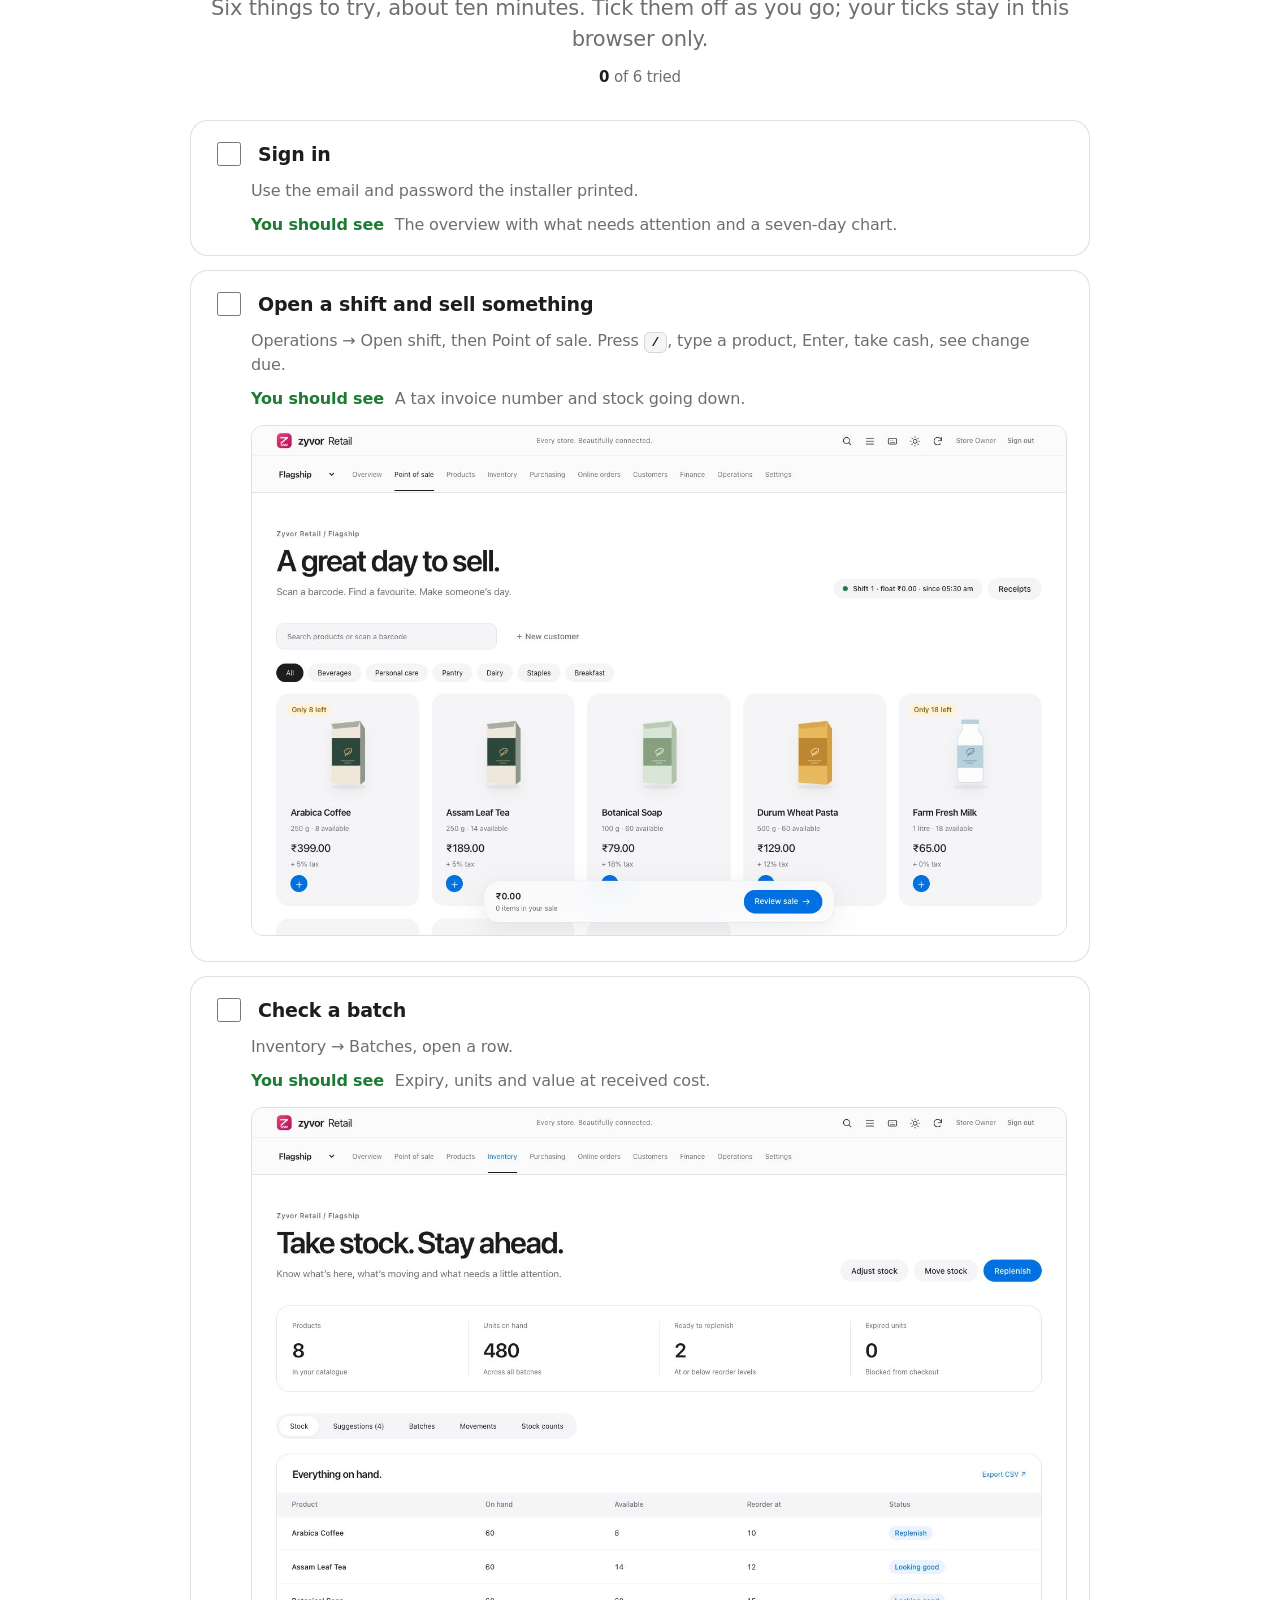
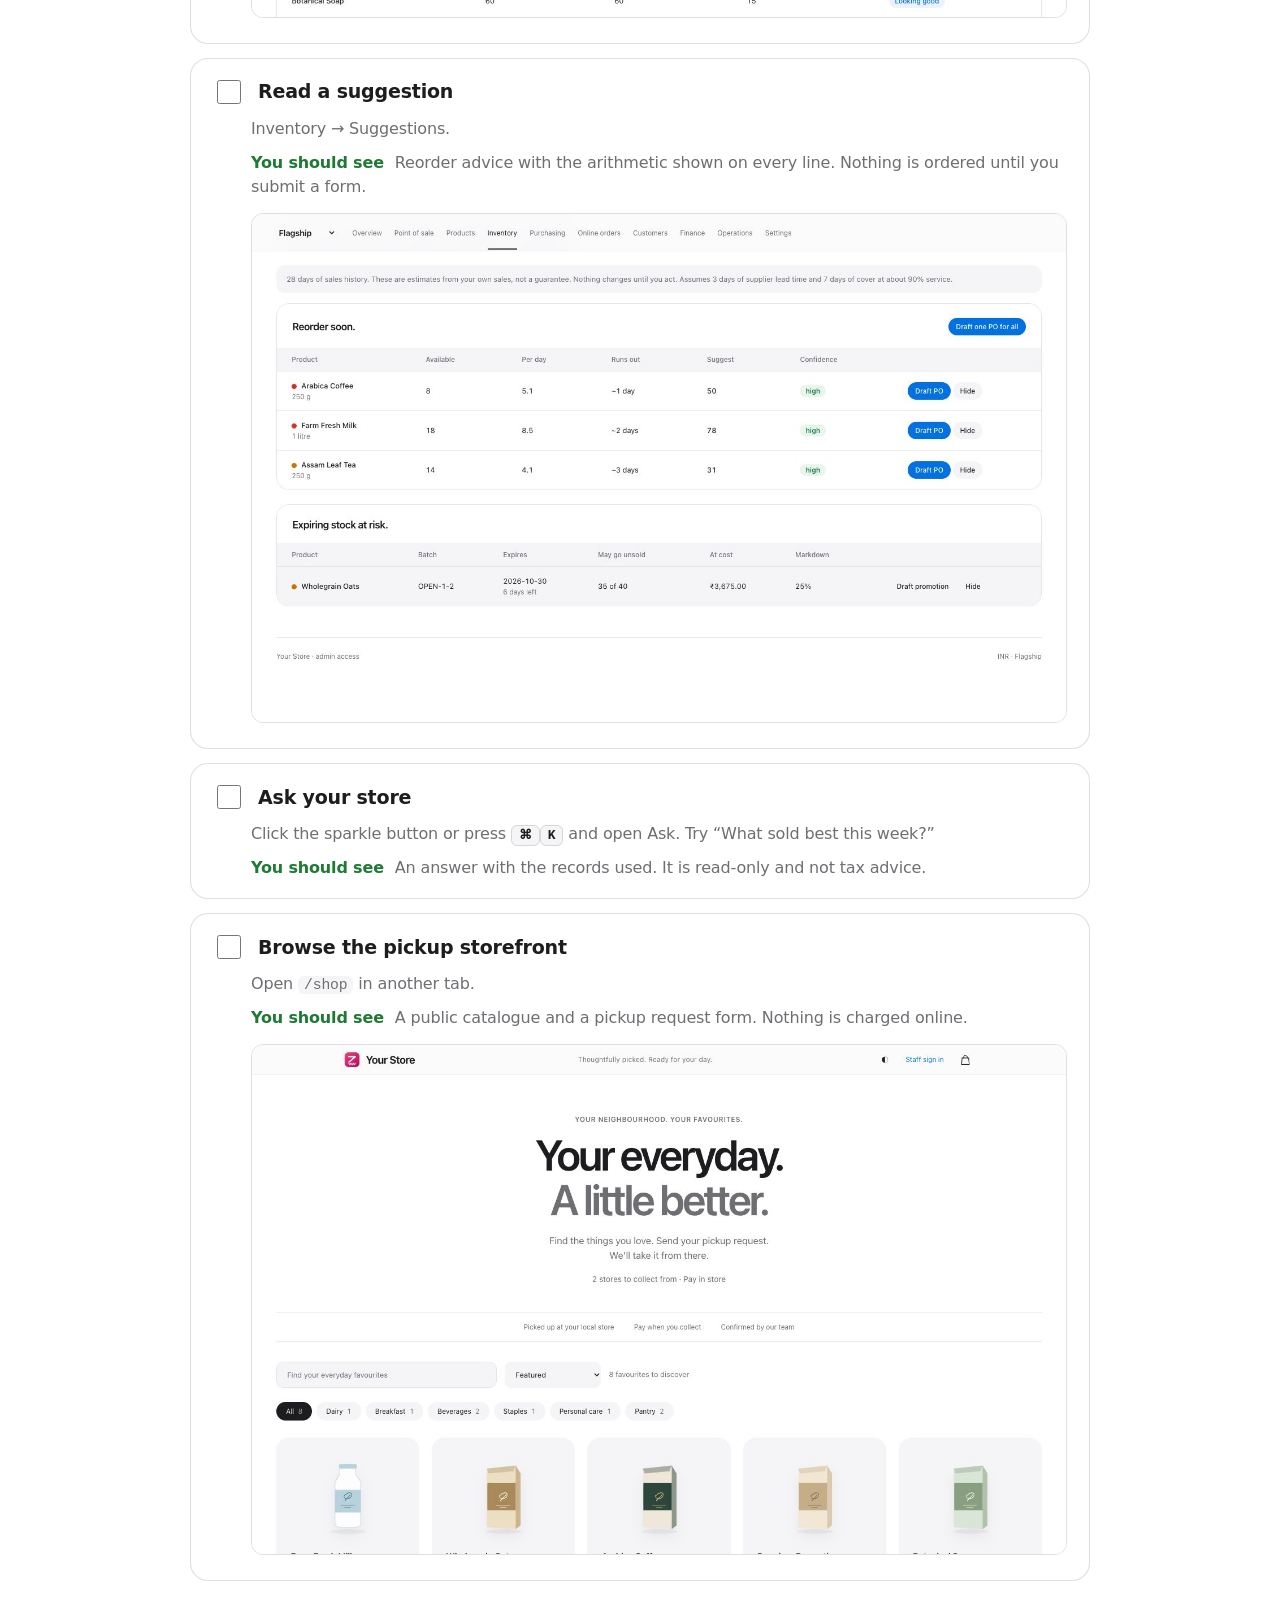
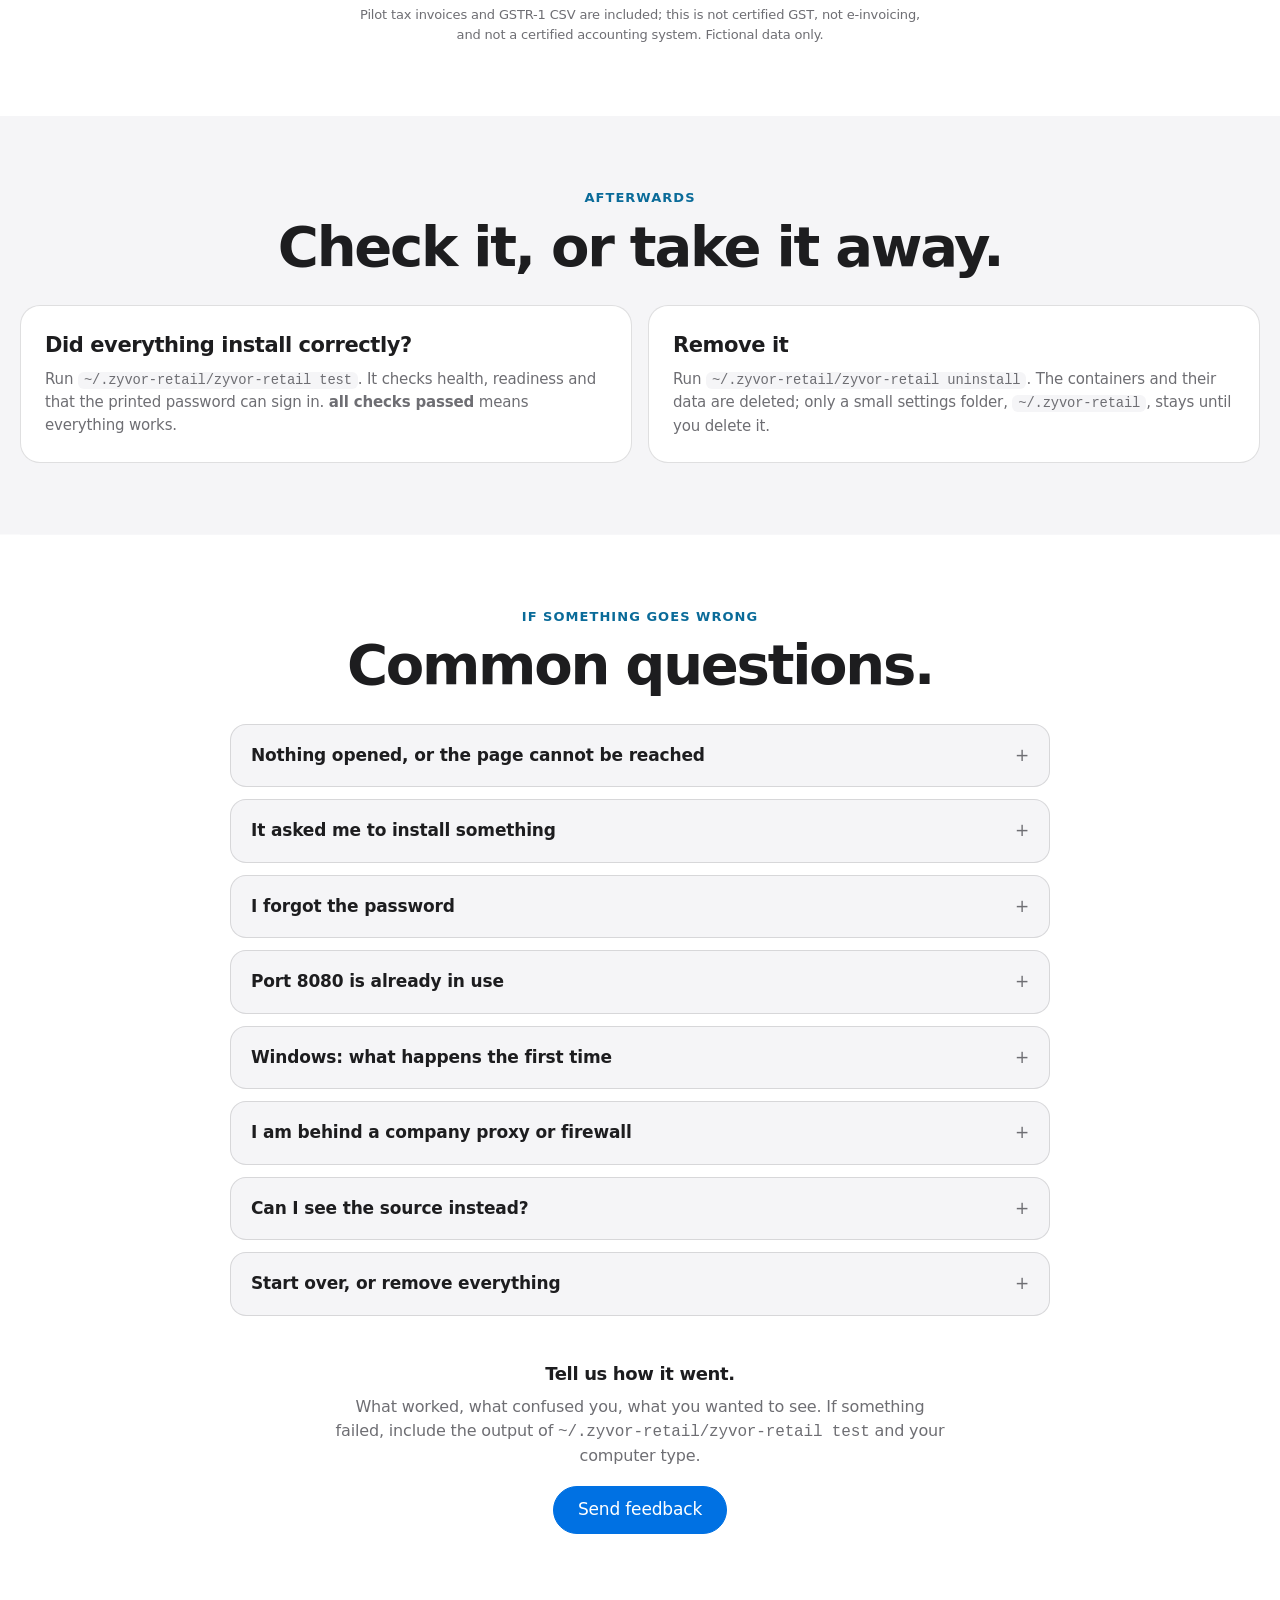
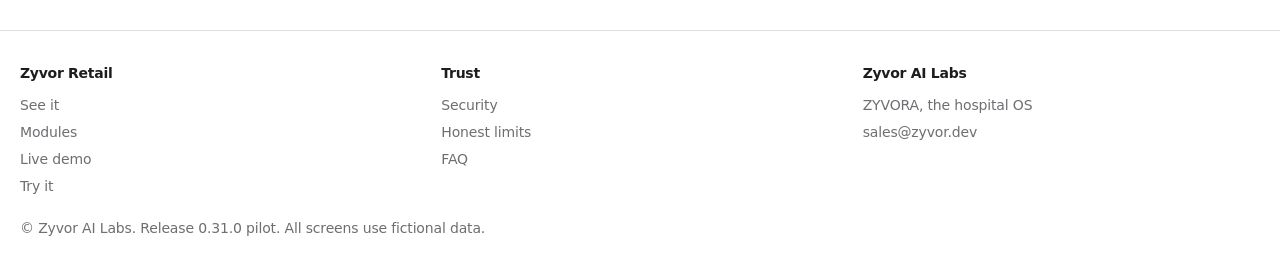
<file: try/index.html>
<!doctype html>
<html lang="en" data-theme="light">
<head>
<meta charset="utf-8"><meta name="viewport" content="width=device-width,initial-scale=1">
<title>Try it | Zyvor Retail</title>
<meta name="description" content="Try Zyvor Retail on your own Mac, Windows or Linux computer in about five minutes: one command, a guided walk-through, and a checklist for a shop owner. Fictional data only; not a certified tax system.">
<meta name="theme-color" content="#ffffff">
<link rel="canonical" href="https://zyvorai.github.io/zyvor-retail-site/try/">
<link rel="icon" href="../assets/retail.svg" type="image/svg+xml">
<link rel="apple-touch-icon" href="../assets/apple-touch-icon.png">
<meta property="og:type" content="website"><meta property="og:site_name" content="Zyvor Retail"><meta property="og:title" content="Try Zyvor Retail on your own computer"><meta property="og:description" content="One command, five minutes, fictional data. A guided trial for shop owners."><meta property="og:url" content="https://zyvorai.github.io/zyvor-retail-site/try/">
<meta property="og:image" content="https://zyvorai.github.io/zyvor-retail-site/assets/og.png">
<meta name="twitter:card" content="summary_large_image">
<script src="../theme.js"></script>
<link rel="stylesheet" href="../site.css">
<link rel="stylesheet" href="try.css">
</head>
<body>
<a class="skip" href="#main">Skip to content</a>
<header class="bar">
  <a class="brand" href="../#top" aria-label="Zyvor Retail home">
    <img class="logo" src="../assets/retail.svg" alt="" width="32" height="32">
    <span class="wm"><b>zyvor</b> Retail</span>
  </a>
  <nav id="sections" aria-label="Sections">
    <a class="nav-try" href="../try/">Try it</a><a href="../#demo">Live demo</a><a href="../#watch">Watch</a><a href="../#see">See it</a><a href="../#modules">Modules</a><a href="../#honest">Honest limits</a><a href="../#faq">FAQ</a>
  </nav>
  <div class="bar-actions">
    <button id="theme" class="icon" type="button" aria-pressed="false" aria-label="Switch to dark mode">
      <svg class="i-moon" viewBox="0 0 24 24" aria-hidden="true"><path d="M20 14.5A8 8 0 1 1 9.5 4a6.5 6.5 0 0 0 10.5 10.5z"/></svg>
      <svg class="i-sun" viewBox="0 0 24 24" aria-hidden="true"><circle cx="12" cy="12" r="4"/><path d="M12 2v2M12 20v2M4.9 4.9l1.4 1.4M17.7 17.7l1.4 1.4M2 12h2M20 12h2M4.9 19.1l1.4-1.4M17.7 6.3l1.4-1.4"/></svg>
    </button>
    <a class="btn primary small" href="mailto:sales@zyvor.dev?subject=Zyvor%20Retail%20pilot">Talk to us</a>
  </div>
</header>
<main id="main">
<section class="hero sub-hero" id="top">
  <p class="kicker">Try it</p>
  <h1>Try Zyvor Retail on your <em>own computer.</em></h1>
  <p class="lede">One command, about five minutes, and a shop full of invented products to look around. No sign-up, nothing to buy, and nothing leaves your machine.</p>
  <div class="cta"><a class="btn primary" href="#start">Start: pick your computer</a><a class="btn" href="../#demo">Would rather not install?</a></div>
  <ul class="chips" aria-label="What to expect"><li class="ok">About 5 minutes</li><li>Runs on your computer</li><li>Remove in one command</li><li class="warn">Fictional data only</li><li class="warn">Not a certified tax system</li></ul>
</section>

<section id="start">
  <div class="center"><p class="kicker">Step 1</p><h2>Pick your computer.</h2><p class="sub">We guessed from your browser; change it if we were wrong.</p></div>
  <div class="controls"><div class="oseg" role="radiogroup" aria-label="Your computer">
    <button type="button" role="radio" aria-checked="true" data-value="mac">Mac</button>
    <button type="button" role="radio" aria-checked="false" data-value="windows">Windows</button>
    <button type="button" role="radio" aria-checked="false" data-value="linux">Linux</button>
  </div></div>

  <div class="os-panel" data-os="mac">
    <h3>Mac</h3>
    <p>Open <strong>Terminal</strong> (Spotlight, type Terminal), paste this, press Return.</p>
    <div class="cmdrow"><pre class="cmd" tabindex="0" aria-label="Install command for Mac"><code id="cmd-mac">curl -fsSL https://github.com/zyvorai/zyvor-retail-site/releases/latest/download/get.sh | sh -s -- up --demo</code></pre><button type="button" class="copy" data-copy="cmd-mac">Copy</button></div>
    <p class="small">You need nothing installed first. If there is no container engine the installer offers to set one up (Homebrew, then podman) and asks before it does anything. Apple Silicon and Intel both work.</p>
  </div>
  <div class="os-panel" data-os="windows">
    <h3>Windows</h3>
    <p class="note warn"><strong>Not yet verified on a Windows PC.</strong> The script is tested with simulated Windows calls only. If you try it, please tell us what you see (feedback link at the bottom).</p>
    <p>Open <strong>PowerShell</strong>, paste this, press Enter. It runs Zyvor Retail inside WSL 2 (Windows 10 version 2004 or later, or Windows 11).</p>
    <div class="cmdrow"><pre class="cmd" tabindex="0" aria-label="Install command for Windows"><code id="cmd-windows">&amp; ([scriptblock]::Create((irm https://github.com/zyvorai/zyvor-retail-site/releases/latest/download/get.ps1))) up --demo</code></pre><button type="button" class="copy" data-copy="cmd-windows">Copy</button></div>
    <p class="small">If WSL or a container engine is missing it asks before setting them up. Windows will ask for administrator approval and a restart; after that, run the same command again.</p>
  </div>
  <div class="os-panel" data-os="linux">
    <h3>Linux</h3>
    <p>Open a terminal, paste this, press Enter.</p>
    <div class="cmdrow"><pre class="cmd" tabindex="0" aria-label="Install command for Linux"><code id="cmd-linux">curl -fsSL https://github.com/zyvorai/zyvor-retail-site/releases/latest/download/get.sh | sh -s -- up --demo</code></pre><button type="button" class="copy" data-copy="cmd-linux">Copy</button></div>
    <p class="small">If there is no container engine it offers to install podman with apt or dnf (sudo asks for your password) and asks first.</p>
  </div>
</section>

<section class="center" id="token"><p class="note"><strong>You need an access token.</strong> The Zyvor Retail image is private. <a href="mailto:sales@zyvor.dev?subject=Zyvor%20Retail%20trial%20token">Ask us for a read-only token</a>. The installer asks for it once (the input is hidden), signs in, downloads the image, then signs out again so nothing stays on your machine. For scripts, set <code>RETAIL_GHCR_TOKEN</code> or pass <code>--token-file</code>.</p></section>

<section class="tint" id="steps">
  <div class="center"><p class="kicker">Steps 2 to 4</p><h2>What you will see.</h2></div>
  <div class="step">
    <div><h3><span class="n">2</span> The installer runs</h3><p>It downloads one small image, starts Zyvor Retail with a fictional catalogue, prints a one-time email and password, and opens your browser to <code>http://127.0.0.1:8080</code>.</p></div>
    <picture class="pic shot"><img class="only-light" src="../shots/light-login.jpg" alt="Zyvor Retail sign-in page" width="1440" height="900" loading="lazy"><img class="only-dark" src="../shots/dark-login.jpg" alt="Zyvor Retail sign-in page in dark appearance" width="1440" height="900" loading="lazy"></picture>
  </div>
  <div class="step flip">
    <div><h3><span class="n">3</span> Sign in with the printed password</h3><p>Use the email and password the installer printed (also saved under <code>~/.zyvor-retail/env</code>). There is no default password. Keep that file private.</p><ul class="words"><li><b>Email:</b> usually <code>owner@zyvor.local</code></li><li><b>Password:</b> the long random string the installer showed</li></ul></div>
    <picture class="pic shot"><img class="only-light" src="../shots/light-overview.jpg" alt="Zyvor Retail overview" width="1440" height="900" loading="lazy"><img class="only-dark" src="../shots/dark-overview.jpg" alt="Zyvor Retail overview in dark appearance" width="1440" height="900" loading="lazy"></picture>
  </div>
  <div class="step">
    <div><h3><span class="n">4</span> Look around the shop</h3><p>Open a shift, ring up a sale, check stock and Ask. Everything here is invented; nothing is a real store or real money.</p></div>
    <picture class="pic shot"><img class="only-light" src="../shots/light-pos.jpg" alt="Point of sale" width="1440" height="900" loading="lazy"><img class="only-dark" src="../shots/dark-pos.jpg" alt="Point of sale in dark appearance" width="1440" height="900" loading="lazy"></picture>
  </div>
</section>

<section id="drive">
  <div class="center"><p class="kicker">Step 5</p><h2>A shop owner&rsquo;s test drive.</h2><p class="sub">Six things to try, about ten minutes. Tick them off as you go; your ticks stay in this browser only.</p>
  <p class="progress" id="drive-progress" aria-live="polite"><span id="drive-count">0</span> of 6 tried</p></div>
  <ol class="drive">
<li class="tick"><label><input type="checkbox" data-k="drive-1"><span><b>Sign in</b></span></label><p>Use the email and password the installer printed.</p><p class="see"><span>You should see</span> The overview with what needs attention and a seven-day chart.</p></li>
<li class="tick"><label><input type="checkbox" data-k="drive-2"><span><b>Open a shift and sell something</b></span></label><p>Operations → Open shift, then Point of sale. Press <kbd>/</kbd>, type a product, Enter, take cash, see change due.</p><p class="see"><span>You should see</span> A tax invoice number and stock going down.</p><figure class="thumb"><img class="only-light" src="../shots/light-pos.jpg" alt="Point of sale" width="1440" height="900" loading="lazy"><img class="only-dark" src="../shots/dark-pos.jpg" alt="Point of sale, dark" width="1440" height="900" loading="lazy"></figure></li>
<li class="tick"><label><input type="checkbox" data-k="drive-3"><span><b>Check a batch</b></span></label><p>Inventory → Batches, open a row.</p><p class="see"><span>You should see</span> Expiry, units and value at received cost.</p><figure class="thumb"><img class="only-light" src="../shots/light-inventory.jpg" alt="Inventory" width="1440" height="900" loading="lazy"><img class="only-dark" src="../shots/dark-inventory.jpg" alt="Inventory, dark" width="1440" height="900" loading="lazy"></figure></li>
<li class="tick"><label><input type="checkbox" data-k="drive-4"><span><b>Read a suggestion</b></span></label><p>Inventory → Suggestions.</p><p class="see"><span>You should see</span> Reorder advice with the arithmetic shown on every line. Nothing is ordered until you submit a form.</p><figure class="thumb"><img class="only-light" src="../shots/light-suggestions.jpg" alt="Suggestions" width="1440" height="900" loading="lazy"><img class="only-dark" src="../shots/dark-suggestions.jpg" alt="Suggestions, dark" width="1440" height="900" loading="lazy"></figure></li>
<li class="tick"><label><input type="checkbox" data-k="drive-5"><span><b>Ask your store</b></span></label><p>Click the sparkle button or press <kbd>⌘</kbd><kbd>K</kbd> and open Ask. Try &ldquo;What sold best this week?&rdquo;</p><p class="see"><span>You should see</span> An answer with the records used. It is read-only and not tax advice.</p></li>
<li class="tick"><label><input type="checkbox" data-k="drive-6"><span><b>Browse the pickup storefront</b></span></label><p>Open <code>/shop</code> in another tab.</p><p class="see"><span>You should see</span> A public catalogue and a pickup request form. Nothing is charged online.</p><figure class="thumb"><img class="only-light" src="../shots/light-shop.jpg" alt="Pickup storefront" width="1440" height="900" loading="lazy"><img class="only-dark" src="../shots/dark-shop.jpg" alt="Pickup storefront, dark" width="1440" height="900" loading="lazy"></figure></li>
  </ol>
  <p class="center small">Pilot tax invoices and GSTR-1 CSV are included; this is not certified GST, not e-invoicing, and not a certified accounting system. Fictional data only.</p>
</section>

<section class="tint" id="after">
  <div class="center"><p class="kicker">Afterwards</p><h2>Check it, or take it away.</h2></div>
  <div class="grid two">
    <div class="card"><h3>Did everything install correctly?</h3><p>Run <code>~/.zyvor-retail/zyvor-retail test</code>. It checks health, readiness and that the printed password can sign in. <strong>all checks passed</strong> means everything works.</p></div>
    <div class="card"><h3>Remove it</h3><p>Run <code>~/.zyvor-retail/zyvor-retail uninstall</code>. The containers and their data are deleted; only a small settings folder, <code>~/.zyvor-retail</code>, stays until you delete it.</p></div>
  </div>
</section>

<section id="help">
  <div class="center"><p class="kicker">If something goes wrong</p><h2>Common questions.</h2></div>
  <div class="faqs">
<details><summary>Nothing opened, or the page cannot be reached</summary><p>Give it a minute after the command finishes, then run <code>~/.zyvor-retail/zyvor-retail status</code> and open the address the installer printed (usually <code>http://127.0.0.1:8080</code>). The app listens on this computer only.</p></details>
<details><summary>It asked me to install something</summary><p>If there is no container engine it offers to install one (podman, using Homebrew on a Mac, or your package manager on Linux; WSL and podman on Windows). It always asks first. Answering no stops with the exact steps to do it yourself.</p></details>
<details><summary>I forgot the password</summary><p>It is in <code>~/.zyvor-retail/env</code> as <code>RETAIL_ADMIN_PASSWORD</code>. Or uninstall and run the install command again (that creates a new empty shop).</p></details>
<details><summary>Port 8080 is already in use</summary><p>Add a different port at the end of the command, for example <code>--port 8081</code>.</p></details>
<details><summary>Windows: what happens the first time</summary><p>If WSL 2 is missing the script offers to install it. Windows asks for administrator approval, then you restart Windows, open Ubuntu once from the Start menu to create a Linux user, and run the same command again.</p></details>
<details><summary>I am behind a company proxy or firewall</summary><p>The installer downloads from github.com and ghcr.io. Ask IT to allow both, or try from a home connection.</p></details>
<details><summary>Can I see the source instead?</summary><p>The application source is private. Ask <a href="mailto:sales@zyvor.dev?subject=Zyvor%20Retail%20pilot">sales</a> what we can share with evaluators. The one-command trial uses a published container image, not the source ZIP.</p></details>
<details><summary>Start over, or remove everything</summary><p><code>~/.zyvor-retail/zyvor-retail uninstall</code> deletes the containers and their data. To also delete the settings folder: <code>rm -rf ~/.zyvor-retail</code> (Windows: run it inside Ubuntu). Then run the install command again.</p></details>
  </div>
  <div class="center feedback"><h3>Tell us how it went.</h3><p>What worked, what confused you, what you wanted to see. If something failed, include the output of <code>~/.zyvor-retail/zyvor-retail test</code> and your computer type.</p>
  <a class="btn primary" href="mailto:sales@zyvor.dev?subject=Zyvor%20Retail%20trial%20feedback&amp;body=My%20computer%20(Mac%2FWindows%2FLinux)%3A%0A%0AWhat%20worked%3A%0A%0AWhat%20did%20not%3A%0A%0AOutput%20of%20the%20test%20command%20(if%20something%20failed)%3A%0A">Send feedback</a></div>
</section>
</main>
<footer>
  <div class="cols">
    <div><h3>Zyvor Retail</h3><a href="../#see">See it</a><a href="../#modules">Modules</a><a href="../#demo">Live demo</a><a href="../try/">Try it</a></div>
    <div><h3>Trust</h3><a href="../#security">Security</a><a href="../#honest">Honest limits</a><a href="../#faq">FAQ</a></div>
    <div><h3>Zyvor AI Labs</h3><a href="https://zyvorai.github.io/zyvor-zyvora-site/">ZYVORA, the hospital OS</a><a href="mailto:sales@zyvor.dev">sales@zyvor.dev</a></div>
  </div>
  <p>&copy; Zyvor AI Labs. Release 0.31.0 pilot. All screens use fictional data.</p>
</footer>
<script src="../site.js"></script>
<script src="try.js"></script>
</body>
</html>
</file>
<file: site.css>
/* Zyvor Retail site. Tokens follow the product (apps/web/src/styles/tokens.css): white / #f5f5f7 tiles, black / #1d1d1f in dark, one blue, a green pulse. */
:root{
  color-scheme:light;
  --bg:#fff;--bg2:#f5f5f7;--text:#1d1d1f;--dim:#6e6e73;--line:rgba(60,60,67,.16);--glass:rgba(251,251,253,.8);
  --accent:#0071e3;--accent-h:#0077ed;--on-accent:#fff;--link:#0066cc;--sky:#0a6b99;--green:#1e7b34;--glow:rgba(0,113,227,.12);--glow2:rgba(52,199,89,.12);
  --ok-bg:#e8f8ec;--ok:#1e7b34;--warn-bg:#fff4e0;--warn:#8b3d00;
  --shadow:0 24px 60px -12px rgba(30,40,80,.28);--focus:0 0 0 4px rgba(0,113,227,.3);
  --font:-apple-system,BlinkMacSystemFont,"SF Pro Text","SF Pro Display","Segoe UI",Roboto,system-ui,sans-serif;--mono:ui-monospace,"SF Mono",Menlo,Consolas,monospace;
}
[data-theme="dark"]{
  color-scheme:dark;
  --bg:#000;--bg2:#1d1d1f;--text:#f5f5f7;--dim:#a1a1a6;--line:rgba(255,255,255,.16);--glass:rgba(22,22,23,.8);
  --accent-h:#147ce5;--link:#2997ff;--sky:#64d2ff;--green:#30d158;--glow:rgba(41,151,255,.20);--glow2:rgba(48,209,88,.14);
  --ok-bg:rgba(48,209,88,.14);--ok:#30d158;--warn-bg:rgba(255,159,10,.14);--warn:#ffd60a;--shadow:0 30px 80px -10px rgba(0,0,0,.7);--focus:0 0 0 4px rgba(41,151,255,.45);
}
*{box-sizing:border-box}
html{scroll-behavior:smooth;scroll-padding-top:72px}
body{margin:0;background:var(--bg);color:var(--text);font:16px/1.5 var(--font);letter-spacing:-.01em;-webkit-font-smoothing:antialiased;position:relative}
[hidden]{display:none!important}
a{color:var(--link)}code{font-family:var(--mono)}
:focus-visible{outline:none;box-shadow:var(--focus);border-radius:8px}
.skip{position:absolute;left:12px;top:-60px;z-index:50;background:var(--bg2);padding:10px 16px;border-radius:99px}.skip:focus{top:12px}

.bar{position:sticky;top:0;z-index:20;display:flex;align-items:center;gap:16px;padding:8px max(20px,calc((100% - var(--wrap))/2));background:var(--glass);-webkit-backdrop-filter:saturate(180%) blur(20px);backdrop-filter:saturate(180%) blur(20px);border-bottom:1px solid var(--line)}
.brand{display:flex;align-items:center;gap:10px;color:inherit;text-decoration:none;font-weight:400;letter-spacing:-.02em;font-size:19px}.brand .wm b{font-weight:650}
.logo{width:32px;height:32px}
#sections{display:flex;gap:2px;margin-left:8px;overflow-x:auto;scrollbar-width:none;flex:1}
#sections::-webkit-scrollbar{display:none}
#sections a{display:inline-flex;align-items:center;min-height:44px;padding:0 12px;color:var(--dim);text-decoration:none;border-radius:99px;white-space:nowrap}
#sections a:hover{color:var(--text)}
#sections a[aria-current="true"]{color:var(--text);background:var(--bg2);font-weight:600}
.bar-actions{display:flex;align-items:center;gap:8px}
.btn{display:inline-flex;align-items:center;justify-content:center;min-height:44px;padding:0 20px;border-radius:99px;border:1px solid var(--line);color:var(--text);text-decoration:none;font:inherit;font-weight:590;background:var(--bg2);cursor:pointer}
.btn:hover{background:var(--line)}.btn.small{min-height:36px;padding:0 14px}
.btn.primary{background:var(--accent);border-color:transparent;color:var(--on-accent)}.btn.primary:hover{background:var(--accent-h)}
button.icon{width:44px;height:44px;border-radius:99px;border:1px solid var(--line);background:transparent;color:var(--text);display:grid;place-items:center;cursor:pointer}
button.icon:hover{background:var(--bg2)}
button.icon svg{width:18px;height:18px;fill:none;stroke:currentColor;stroke-width:1.8;stroke-linecap:round;stroke-linejoin:round}
.i-sun{display:none}[data-theme="dark"] .i-sun{display:block}[data-theme="dark"] .i-moon{display:none}

main{width:min(var(--wrap),calc(100% - 40px));margin:0 auto}
section{padding:72px 0}
h1{margin:10px auto 0;max-width:15ch;font-size:clamp(40px,7.4vw,78px);line-height:1.03;letter-spacing:-.045em}
h1 em{font-style:normal;background:linear-gradient(90deg,var(--accent),var(--sky));-webkit-background-clip:text;background-clip:text;color:transparent}
h2{margin:0;font-size:clamp(28px,3.8vw,42px);letter-spacing:-.035em;line-height:1.1}h3{margin:0 0 6px;font-size:18px;letter-spacing:-.02em}
.kicker{margin:0 0 8px;color:var(--sky);font-size:13px;font-weight:600;letter-spacing:.08em;text-transform:uppercase}
.lede{max-width:62ch;margin:18px auto 0;color:var(--dim);font-size:20px}.lede strong{color:var(--text)}
.sub{max-width:70ch;color:var(--dim);font-size:18px;margin:10px 0 0}
.center{text-align:center}.center .sub{margin-inline:auto}
body::before{content:"";position:absolute;inset:0 0 auto 0;height:760px;z-index:-1;pointer-events:none;background:radial-gradient(700px 380px at 20% 0,var(--glow),transparent 70%),radial-gradient(700px 380px at 82% 0,var(--glow2),transparent 70%)}
.hero{text-align:center;padding-top:80px;padding-bottom:24px}
.cta{display:flex;gap:14px;justify-content:center;align-items:center;margin:28px 0 0;flex-wrap:wrap}
.chips{display:flex;flex-wrap:wrap;gap:8px;justify-content:center;list-style:none;margin:26px 0 0;padding:0}
.chips li{font-size:14px;font-weight:600;padding:5px 14px;border-radius:99px;border:1px solid var(--line);background:var(--bg2)}
.chips .ok{color:var(--ok);background:var(--ok-bg);border-color:transparent}.chips .warn{color:var(--warn);background:var(--warn-bg);border-color:transparent}
.hero-img{display:block;width:100%;height:auto;margin:40px 0 0;border-radius:24px;border:1px solid var(--line);box-shadow:var(--shadow)}

.band{display:grid;grid-template-columns:repeat(4,1fr);border-block:1px solid var(--line);padding:0}
.band div{padding:26px 20px;border-left:1px solid var(--line)}.band div:first-child{border-left:0}
.band b{display:block;font-size:34px;letter-spacing:-.03em}.band span{color:var(--dim);font-size:14px}
.foot{margin:12px 0 0;color:var(--dim);font-size:13px}

.grid{display:grid;grid-template-columns:repeat(3,1fr);gap:16px;margin-top:28px}.grid.two{grid-template-columns:repeat(2,1fr)}
.card{background:var(--bg2);border:1px solid var(--line);border-radius:20px;padding:24px}.card p{margin:0;color:var(--dim);font-size:15px}.card ul{margin:10px 0 0;padding-left:18px;color:var(--dim);font-size:15px}
.card .tag{margin-bottom:12px}
.tag{display:inline-block;font-size:12px;font-weight:700;padding:2px 10px;border-radius:99px;margin-right:6px}.t-g{color:var(--ok);background:var(--ok-bg)}.t-a{color:var(--warn);background:var(--warn-bg)}.t-b{color:var(--link);background:var(--glow)}.t-d{color:var(--dim);background:var(--line)}
.pic{display:block;width:100%;height:auto;margin-top:28px}.pic img{display:block;width:100%;height:auto;border-radius:20px;border:1px solid var(--line)}

.controls{display:flex;flex-wrap:wrap;gap:10px;justify-content:center;margin-top:24px}
.seg{display:inline-flex;gap:2px;padding:3px;border-radius:99px;background:var(--bg2);border:1px solid var(--line);max-width:100%;overflow-x:auto}
.seg button{min-height:40px;padding:0 16px;border:0;border-radius:99px;background:transparent;color:var(--dim);font:600 14px var(--font);cursor:pointer;white-space:nowrap}
.seg button:hover{color:var(--text)}
.seg button[aria-checked="true"]{background:var(--bg);color:var(--text);box-shadow:0 1px 3px rgba(0,0,0,.18)}
.shot{margin:26px 0 0}.shot img{display:block;width:100%;height:auto;border-radius:20px;border:1px solid var(--line);box-shadow:var(--shadow);transition:opacity .18s}.shot img.swap{opacity:.35}
figcaption{margin-top:12px;color:var(--dim);font-size:14px;text-align:center}

table{width:100%;border-collapse:separate;border-spacing:0;margin-top:26px;border:1px solid var(--line);border-radius:20px;overflow:hidden;background:var(--bg2)}
th,td{text-align:left;padding:14px 18px;border-bottom:1px solid var(--line);font-size:15px;vertical-align:top}th{font-size:12px;letter-spacing:.08em;text-transform:uppercase;color:var(--dim)}tr:last-child td{border-bottom:0}td:first-child{font-weight:600}

.tiers{display:grid;grid-template-columns:repeat(3,1fr);gap:16px;margin-top:28px}.tiers.two{grid-template-columns:repeat(2,1fr)}
.tier{background:var(--bg2);border:1px dashed var(--line);border-radius:20px;padding:24px}.tier h3{font-size:22px}.tier .price{font-size:30px;font-weight:700;letter-spacing:-.03em;margin:8px 0}.tier p,.tier li{color:var(--dim);font-size:15px}.tier ul{padding-left:18px;margin:10px 0 0}
.todo{display:inline-block;font-size:12px;font-weight:700;letter-spacing:.06em;text-transform:uppercase;color:var(--warn);background:var(--warn-bg);padding:3px 10px;border-radius:99px}

details{background:var(--bg2);border:1px solid var(--line);border-radius:16px;padding:0 20px;margin-top:12px}
summary{cursor:pointer;list-style:none;padding:18px 0;font-weight:600;font-size:17px;min-height:44px}summary::-webkit-details-marker{display:none}
summary::after{content:"+";float:right;color:var(--dim);font-weight:400}details[open] summary::after{content:"\2212"}
details p{margin:0 0 18px;color:var(--dim)}

.final{text-align:center;padding:84px 0}
footer{border-top:1px solid var(--line);margin-top:24px;padding:32px max(20px,calc((100% - var(--wrap))/2));color:var(--dim);font-size:14px}footer p{margin:6px 0}
footer .cols{display:grid;grid-template-columns:repeat(3,1fr);gap:24px;margin-bottom:18px}footer h3{margin:0 0 8px;color:var(--text);font-size:14px}footer a{color:var(--dim);display:block;padding:3px 0;text-decoration:none}footer a:hover{color:var(--text)}

.js-rv .rv{opacity:0;transform:translateY(14px);transition:opacity .6s cubic-bezier(.28,.11,.32,1),transform .6s cubic-bezier(.28,.11,.32,1)}.js-rv .rv.in{opacity:1;transform:none}
@media (max-width:900px){
  #sections a{display:none}.bar-actions .btn:not(.primary){display:none}
  .band{grid-template-columns:1fr 1fr}.band div:nth-child(3){border-left:0}.band div:nth-child(n+3){border-top:1px solid var(--line)}
  .grid,.grid.two,.tiers,.tiers.two,footer .cols{grid-template-columns:1fr}
  td:first-child{white-space:normal}section{padding:52px 0}
}
@media (prefers-reduced-motion:reduce){html{scroll-behavior:auto}.js-rv .rv{opacity:1;transform:none;transition:none}.shot img{transition:none}}
@media print{.bar,.controls,footer .cols{display:none}.js-rv .rv{opacity:1;transform:none}}
/* theme-aware images: the site's own toggle decides, not just the OS setting */
[data-theme="dark"] .only-light,[data-theme="light"] .only-dark{display:none!important}

/* ---- apple.com-style refinements: blue pill buttons, "Learn more ›" links, full-bleed tinted bands, big type */
.btn{font-size:17px;min-height:48px;padding:0 24px;background:transparent;border:1px solid var(--accent);color:var(--link);font-weight:500}
.btn:hover{background:var(--glow)}
.btn.primary{background:var(--accent);border-color:var(--accent);color:var(--on-accent)}.btn.primary:hover{background:var(--accent-h);border-color:var(--accent-h)}
.btn.small{min-height:36px;font-size:14px;padding:0 16px}
.more{display:inline-block;margin-top:18px;color:var(--link);font-size:19px;text-decoration:none}.more::after{content:" \203A"}.more:hover{text-decoration:underline}
h1{font-size:clamp(44px,8vw,88px);letter-spacing:-.05em;font-weight:700}
h2{font-size:clamp(32px,4.6vw,56px);letter-spacing:-.04em;font-weight:700}
.sub{font-size:21px}.lede{font-size:22px}
section.tint{background:var(--bg2);box-shadow:0 0 0 100vmax var(--bg2);clip-path:inset(0 -100vmax)}
.tint .card,.tint table,.tint details,.tint .seg{background:var(--bg)}
.tint .seg button[aria-checked="true"]{background:var(--bg2)}
.window{margin:44px auto 0;border-radius:22px;border:1px solid var(--line);box-shadow:var(--shadow);overflow:hidden;background:var(--bg)}
.window .dots{display:flex;gap:7px;padding:12px 16px;border-bottom:1px solid var(--line);background:var(--bg2)}.window .dots i{width:11px;height:11px;border-radius:50%;background:var(--line)}
.window img{display:block;width:100%;height:auto}
.hero .foot{text-align:center}
.card h3{font-size:21px}
.band b{font-size:44px;letter-spacing:-.04em}

.sub-hero{padding-block:72px 8px;text-align:center}.sub-hero .lede{margin-inline:auto;max-width:60ch}.card ul{padding-left:20px}.card li{margin:6px 0;color:var(--dim);font-size:15px}.limits{max-width:820px;margin:24px auto 0}
.clip{margin:0;position:relative}.clip img{width:100%;height:auto;border-radius:16px;border:1px solid var(--line);display:block}
.clip figcaption{margin-top:10px;color:var(--dim);font-size:15px;text-align:center}
.clip .play{position:absolute;left:50%;top:calc(50% - 20px);transform:translate(-50%,-50%);min-width:84px;min-height:44px;border-radius:999px;border:0;background:var(--accent);color:var(--on-accent);font-weight:600;font-size:16px;font-family:inherit;cursor:pointer;box-shadow:0 6px 24px rgba(0,0,0,.25)}
.clip .play:hover{filter:brightness(1.08)}.clip.on .play{display:none}

.cmd{margin:20px auto 0;max-width:980px;padding:16px 20px;background:var(--bg2);border:1px solid var(--line);border-radius:14px;overflow-x:auto;font:14px/1.6 var(--mono);white-space:pre}.cmd code{user-select:all}.cmd:focus-visible{outline:none;box-shadow:var(--focus)}#install .grid.two{max-width:980px;margin-inline:auto}p.small{font-size:13px;color:var(--dim);max-width:70ch;margin:24px auto 0}
#install .card code,#install p.small code{overflow-wrap:anywhere}

.nav-try{color:var(--accent)!important;font-weight:700}.try-band{padding-block:56px}.try-band .pic{display:block;max-width:1280px;margin:28px auto 0}.try-band .pic img{display:block;width:100%;height:auto}

kbd{font:600 13px var(--mono);background:var(--bg);border:1px solid var(--line);border-bottom-width:2px;border-radius:7px;padding:1px 7px;color:var(--text)}

#demo .grid+.center{margin-top:48px}#demo .cta{margin-bottom:8px}

/* ---- v0.5: Z brand, hero mark and walkthrough */
.logo{border-radius:23%}
.hero-z{display:block;margin:0 auto 22px;border-radius:23%;box-shadow:0 14px 44px rgba(214,36,107,.30)}
@keyframes zdraw{from{stroke-dashoffset:1}to{stroke-dashoffset:0}}
.z-draw .z-stroke{stroke-dasharray:1;stroke-dashoffset:1;animation:zdraw .7s cubic-bezier(.22,.61,.36,1) .2s forwards}
.walk{margin:28px auto 0;max-width:1280px}
.walk video{display:block;width:100%;height:auto;aspect-ratio:8/5;border-radius:16px;border:1px solid var(--line);background:#000;box-shadow:var(--shadow)}
.walk figcaption{margin-top:10px;color:var(--dim);font-size:15px;text-align:center}
.walk-text{max-width:720px;margin:18px auto 0;text-align:left}
.walk-text summary{cursor:pointer;color:var(--link);font-weight:500}
.walk-text ol{margin:12px 0 0;padding-left:22px;color:var(--dim);line-height:1.6}
.z-draw .z-tear{opacity:0;animation:tearin .35s cubic-bezier(.22,.61,.36,1) .85s forwards}
@keyframes tearin{to{opacity:1}}
@media(prefers-reduced-motion:reduce){.z-draw .z-stroke{animation:none;stroke-dashoffset:0}.z-draw .z-tear{animation:none;opacity:1}}

/* ---- v0.6.1: use the width of the screen. Text keeps a readable measure; screens, grids and cards spread out. */
:root{--wrap:1440px}
@media(min-width:1800px){:root{--wrap:1640px}}
#faq details,#honest table,#install .small{max-width:980px;margin-inline:auto}
</file>
<file: try/try.css>
/* The /try/ page. Same tokens as ../site.css. */
.oseg{display:inline-flex;gap:2px;padding:3px;border-radius:99px;background:var(--bg2);border:1px solid var(--line);max-width:100%}
.oseg button{min-height:44px;padding:0 22px;border:0;border-radius:99px;background:transparent;color:var(--dim);font:600 15px var(--font);cursor:pointer;white-space:nowrap}
.oseg button:hover{color:var(--text)}
.oseg button[aria-checked="true"]{background:var(--bg);color:var(--text);box-shadow:0 1px 3px rgba(0,0,0,.18)}
.oseg button:focus-visible{outline:none;box-shadow:var(--focus)}
.pic img{display:block;width:100%;height:auto}
.try-strip{display:block;max-width:1100px;margin:36px auto 0}
.os-panel{max-width:980px;margin:32px auto 0}.os-panel h3{margin:0 0 6px}
.os-panel[hidden]{display:none!important}
.note{border-radius:12px;padding:12px 16px;margin:12px 0}.note.warn{background:var(--warn-bg);color:var(--warn)}
.cmdrow{position:relative;margin:16px 0 0}.cmdrow .cmd{margin:0;max-width:none;padding-right:104px}
.copy{position:absolute;right:10px;top:50%;transform:translateY(-50%);min-height:38px;padding:0 16px;border:0;border-radius:99px;background:var(--accent);color:var(--on-accent);font:600 14px var(--font);cursor:pointer}
.copy:hover{background:var(--accent-h)}.copy:focus-visible{outline:none;box-shadow:var(--focus)}
.copy.done{background:var(--green)}
.step{display:grid;grid-template-columns:1fr 1.3fr;gap:44px;align-items:center;max-width:1100px;margin:64px auto 0}
.step.flip{grid-template-columns:1.3fr 1fr}.step.flip>div{order:2}
.step h3{display:flex;gap:12px;align-items:center;font-size:24px;margin:0 0 10px}
.step p{color:var(--dim);margin:0}
.n{display:inline-grid;place-items:center;flex:none;width:34px;height:34px;border-radius:50%;background:var(--accent);color:var(--on-accent);font-size:16px;font-weight:700}
.step .clip{margin:0}
.shot img{border:1px solid var(--line);border-radius:14px}
.progress{margin:10px 0 0;font-size:15px;color:var(--dim)}.progress #drive-count{font-weight:700;color:var(--text)}
.drive{list-style:none;padding:0;margin:32px auto 0;max-width:900px;display:grid;gap:14px}
.drive li{background:var(--bg);border:1px solid var(--line);border-radius:18px;padding:18px 22px}
.tick label{display:flex;gap:14px;align-items:center;font-size:19px;cursor:pointer;letter-spacing:-.01em}
.tick input{width:24px;height:24px;flex:none;accent-color:var(--accent);cursor:pointer}
.tick input:focus-visible{outline:none;box-shadow:var(--focus)}
.tick:has(input:checked){border-color:var(--green)}.tick:has(input:checked) b{text-decoration:line-through;text-decoration-color:var(--dim)}
.drive p{margin:10px 0 0 38px;color:var(--dim);font-size:16px}
.see span{font-weight:600;color:var(--ok);margin-right:6px}
.thumb{margin:14px 0 0 38px}.thumb img{width:100%;height:auto;border-radius:12px;border:1px solid var(--line)}
kbd{font:600 13px var(--mono);padding:2px 7px;border-radius:6px;border:1px solid var(--line);background:var(--bg2)}
.faqs{max-width:820px;margin:28px auto 0}.faqs code,.card code,.os-panel code,.drive code{font-size:.92em;background:var(--bg2);border-radius:6px;padding:1px 6px}
.feedback{margin-top:44px}.feedback p{max-width:60ch;margin:8px auto 18px;color:var(--dim)}
.nav-try{color:var(--accent)!important;font-weight:700}
.words{margin:14px 0 0;padding-left:20px;color:var(--dim);font-size:15px}.words li{margin:4px 0}.words b{color:var(--text)}
@media (max-width:860px){.step,.step.flip{grid-template-columns:1fr;gap:20px}.step.flip>div{order:0}.thumb,.drive p{margin-left:0}.cmdrow .cmd{padding-right:16px;padding-bottom:62px}.copy{top:auto;bottom:10px;transform:none;right:10px}}
@media (prefers-reduced-motion:reduce){.tick,.copy{transition:none}}
.cmdrow .cmd{white-space:pre-wrap;overflow-wrap:anywhere;word-break:break-all}
@media (max-width:640px){.pic.where{display:none}}
</file>
